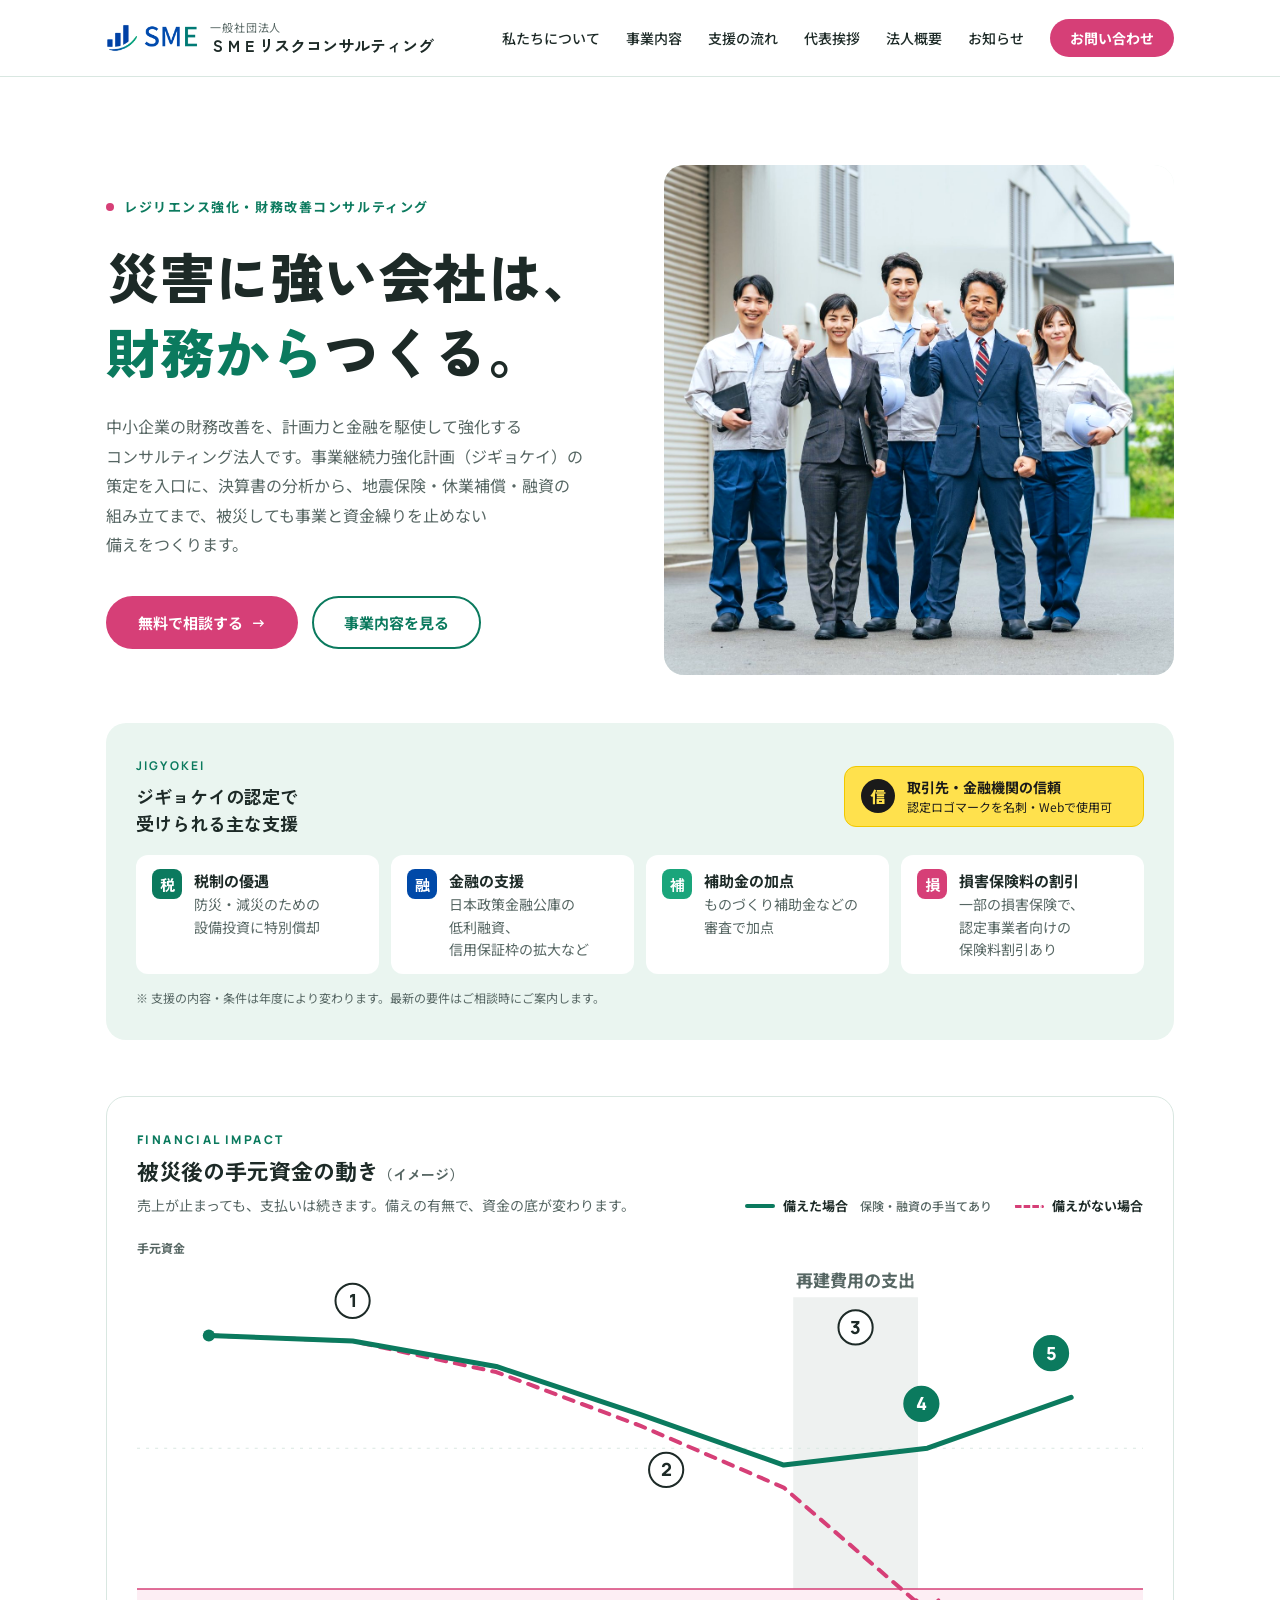
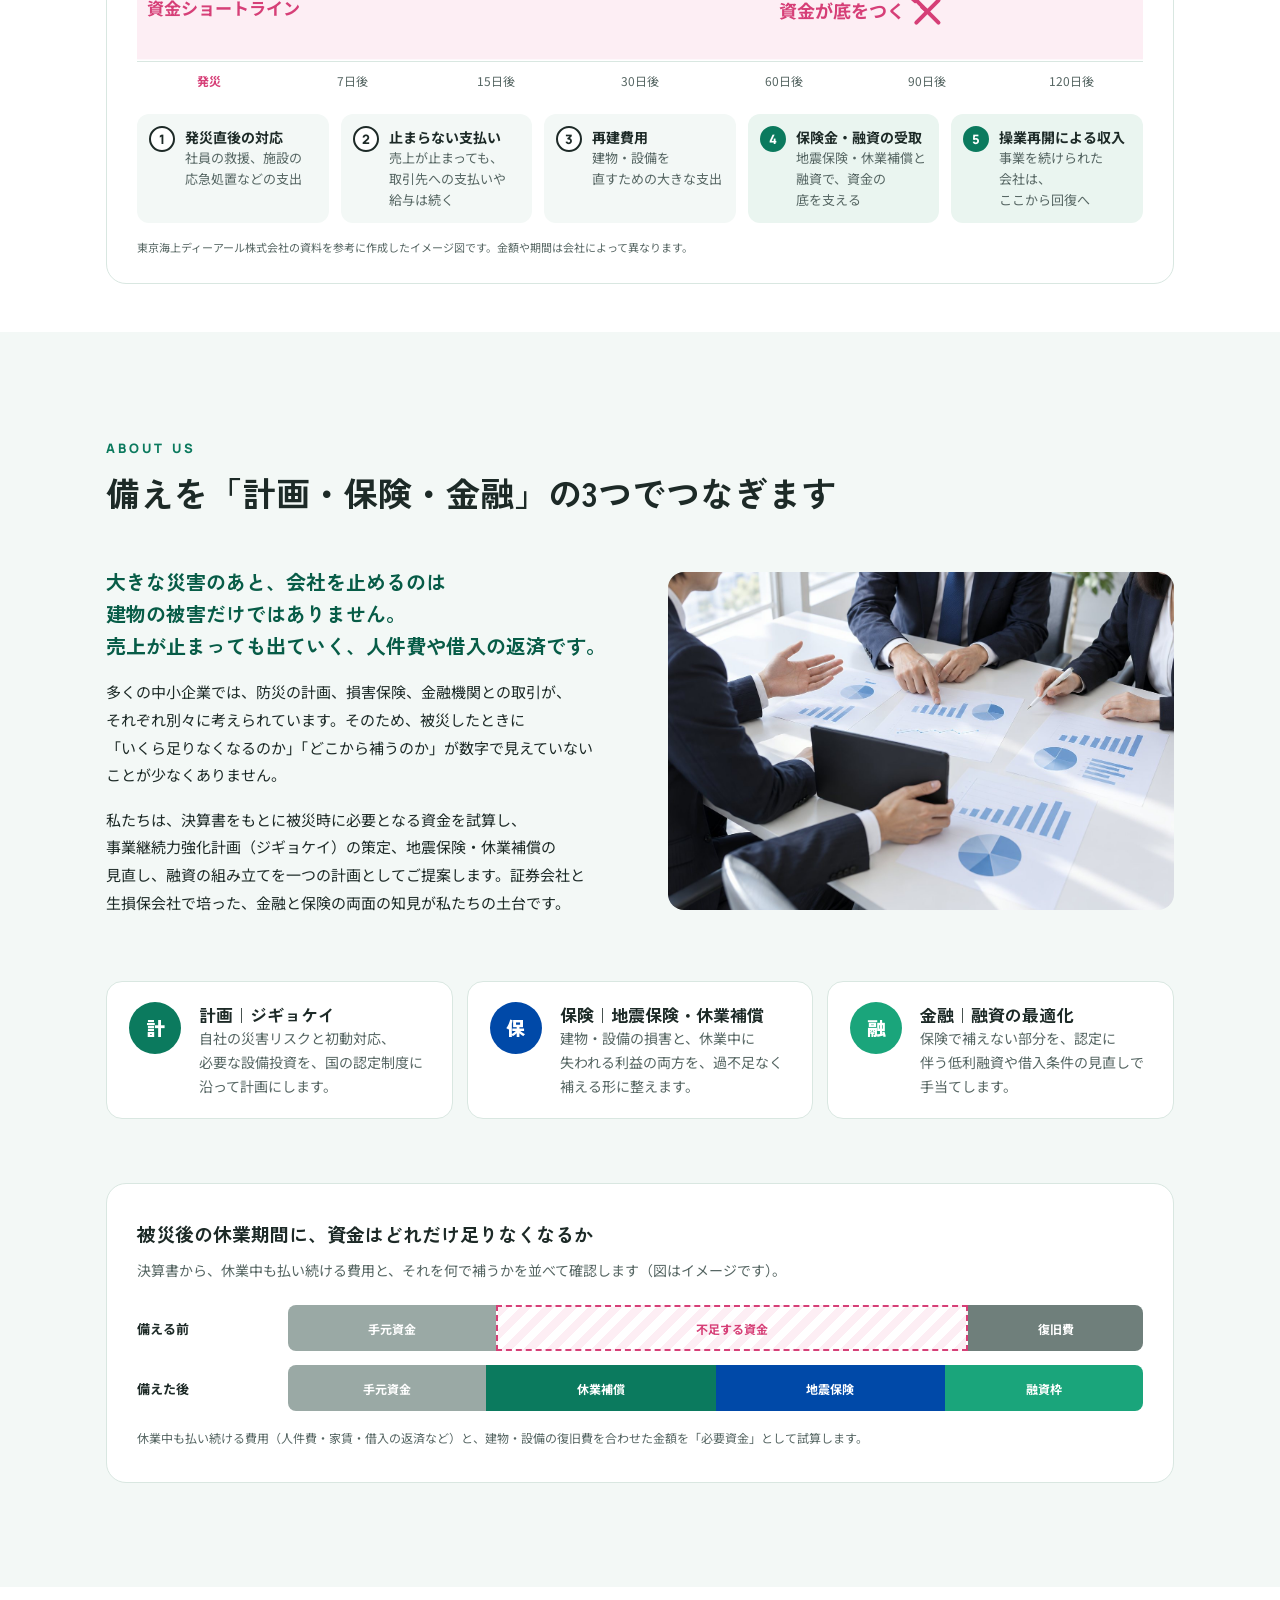
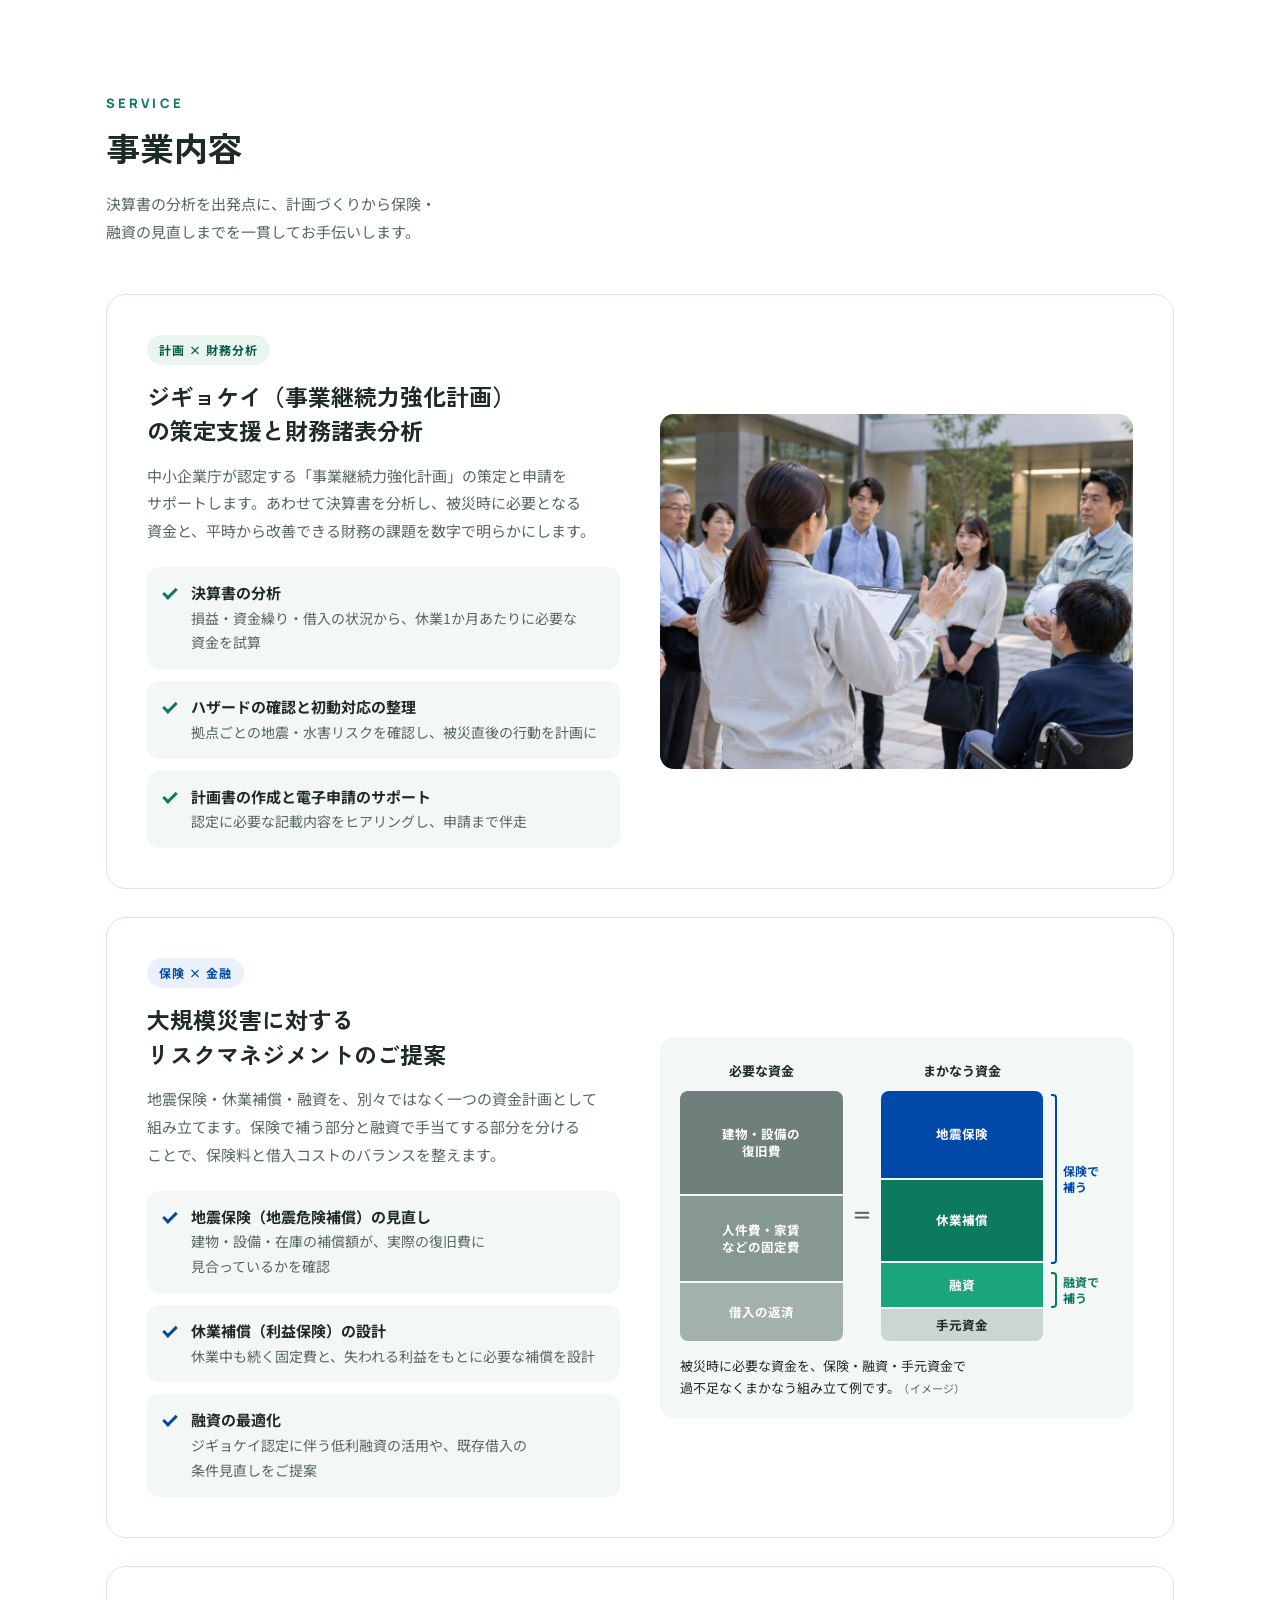
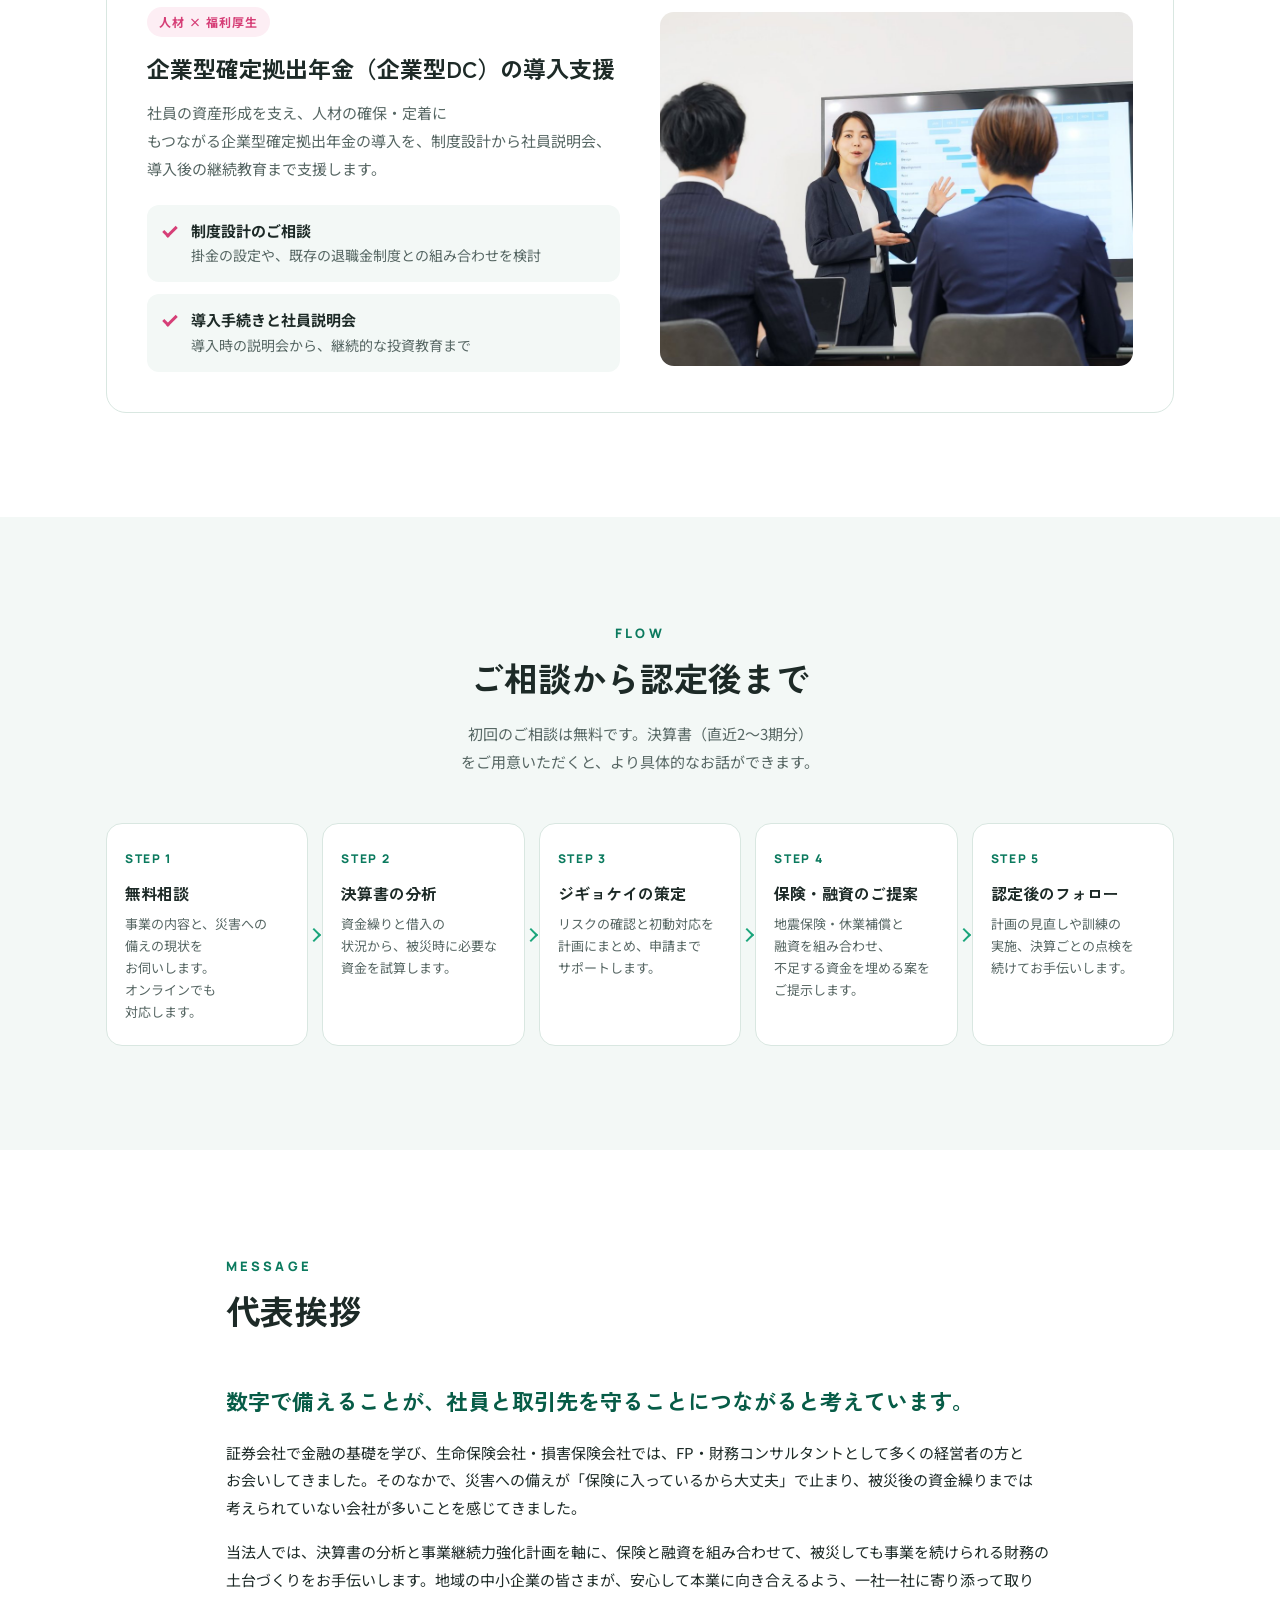
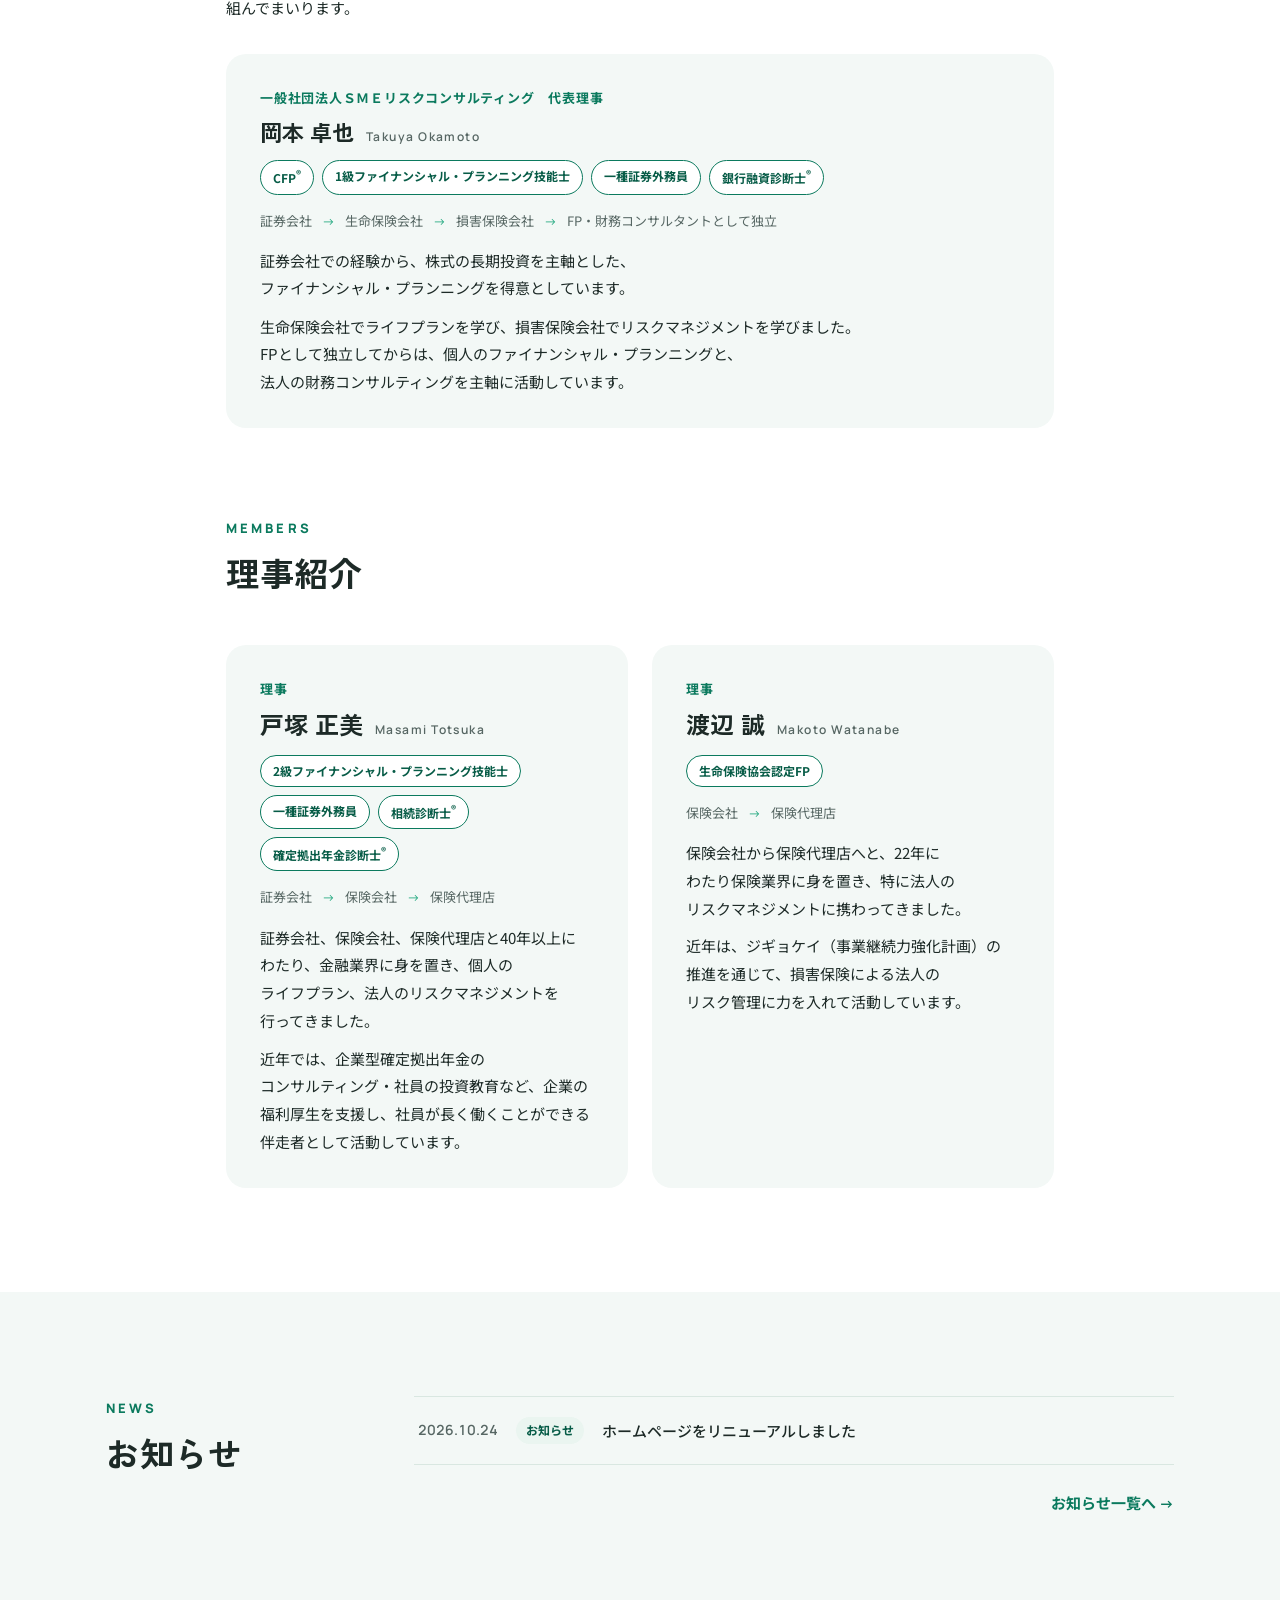
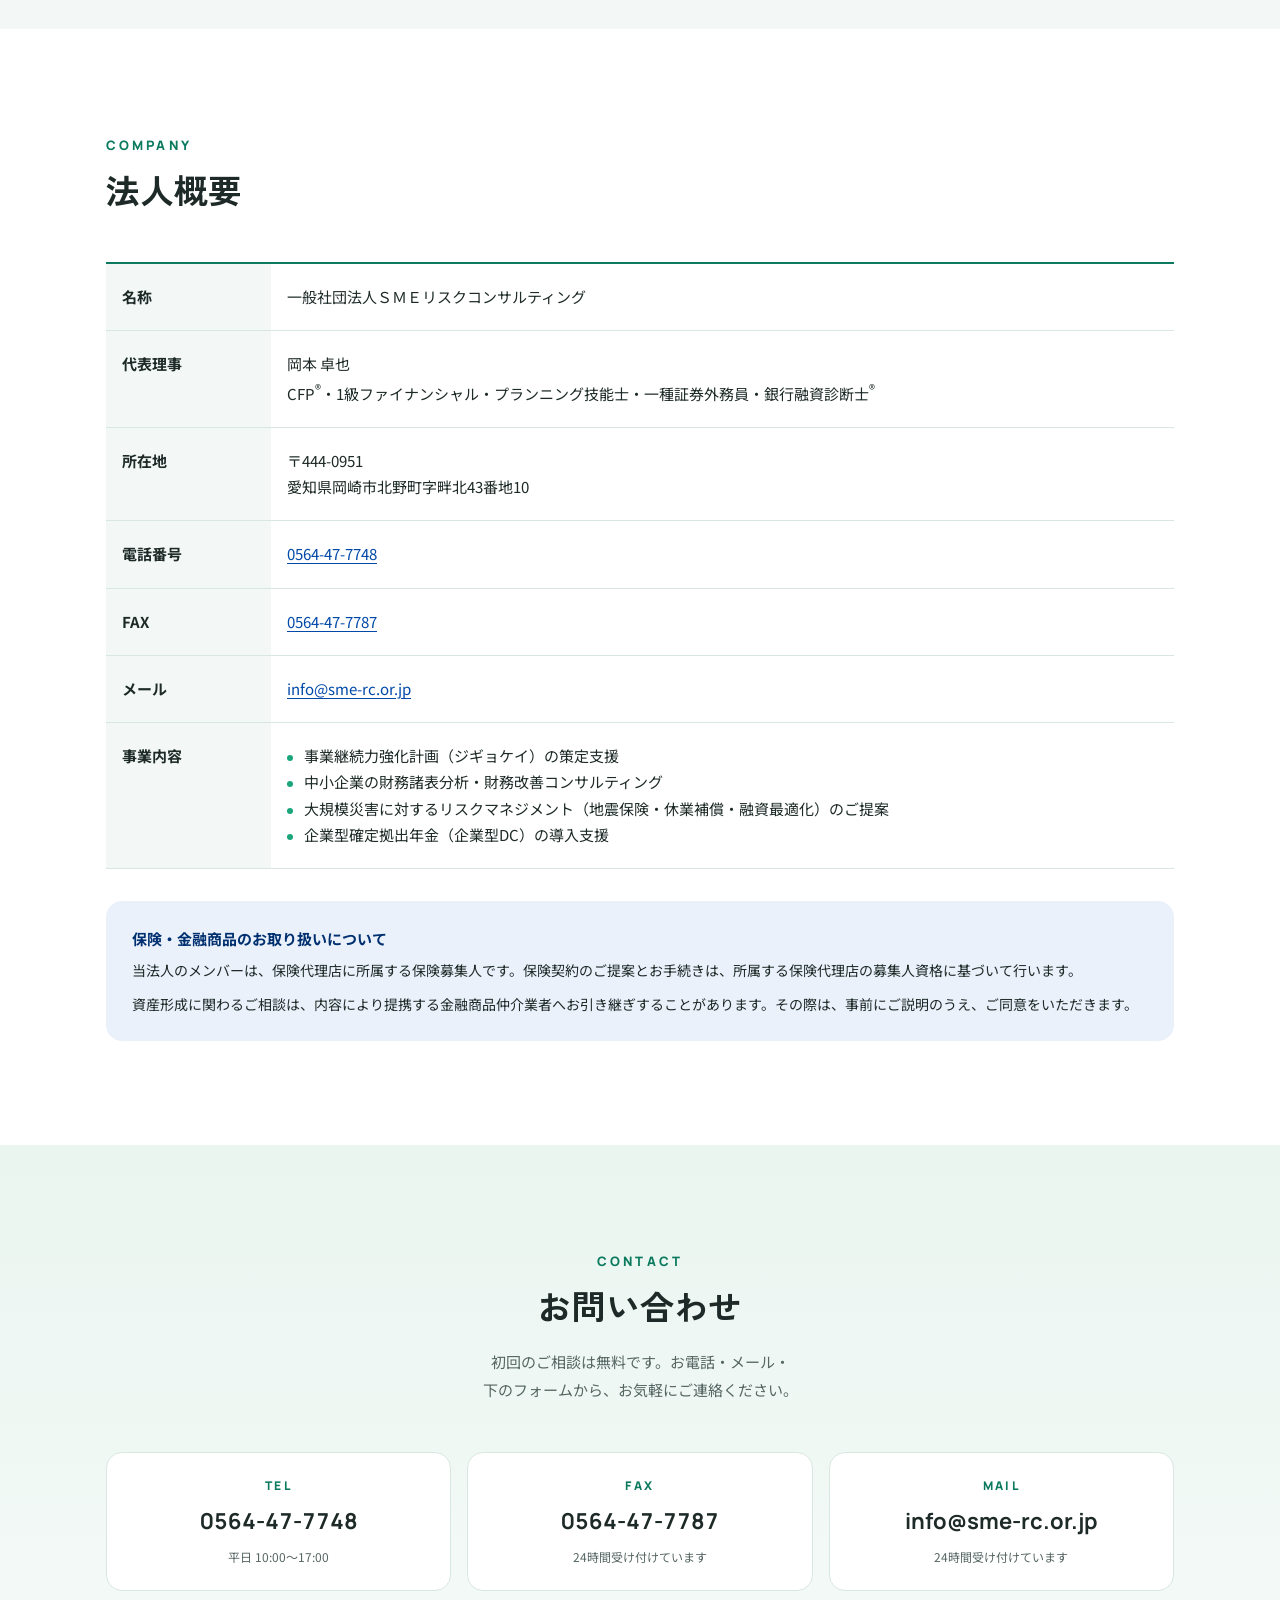
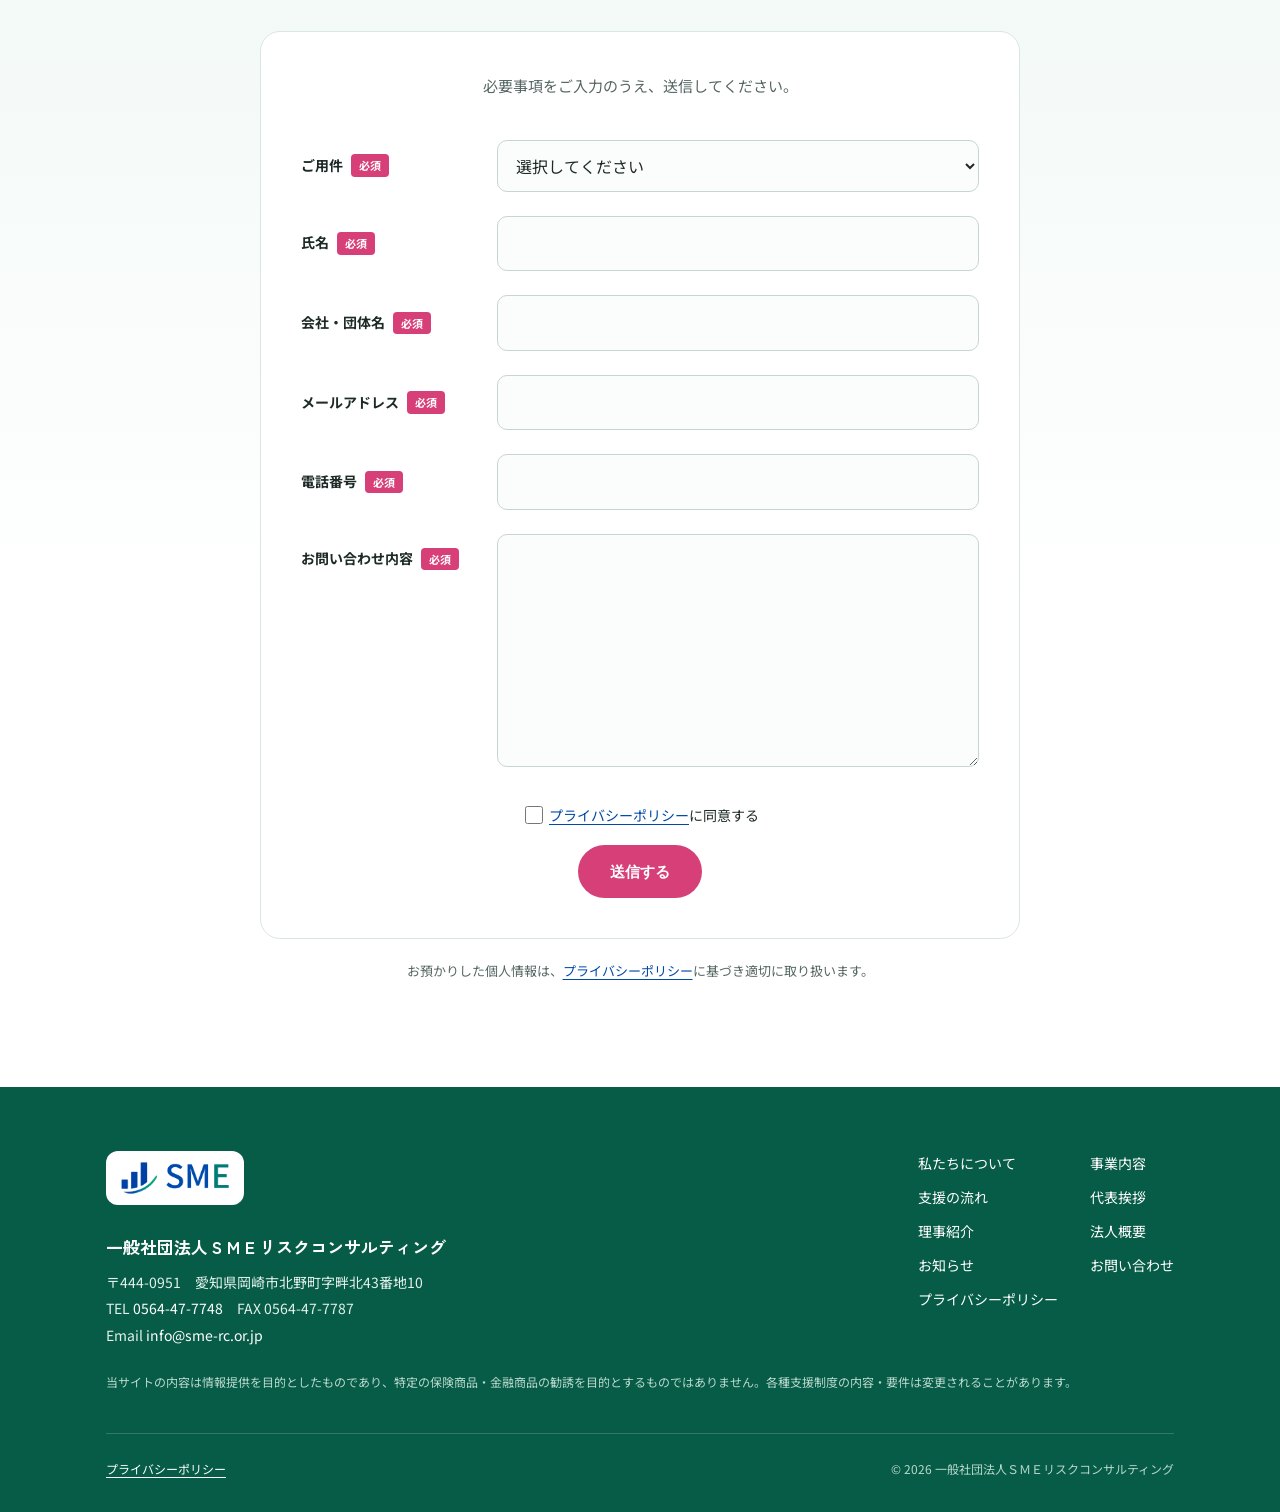
<file: index.html>
<!DOCTYPE html>
<html lang="ja">
<head>
  <meta charset="UTF-8">
  <meta name="viewport" content="width=device-width, initial-scale=1.0, viewport-fit=cover">
  <title>一般社団法人ＳＭＥリスクコンサルティング</title>
  <meta name="claude:viewport-fit-sides" content="cover">
  <meta name="description" content="中小企業の財務改善を、計画力と金融を駆使して強化するコンサルティング法人です。事業継続力強化計画（ジギョケイ）の策定支援、決算書の分析、地震保険・休業補償・融資の組み立てで、災害に強い会社づくりをお手伝いします。">
  <link rel="icon" href="images/logo.png">
  <link rel="preconnect" href="https://fonts.googleapis.com">
  <link rel="preconnect" href="https://fonts.gstatic.com" crossorigin>
  <link href="https://fonts.googleapis.com/css2?family=Manrope:wght@600;700;800&family=Noto+Sans+JP:wght@400;500;700&family=Zen+Kaku+Gothic+New:wght@700;900&display=swap" rel="stylesheet">
  <link rel="stylesheet" href="css/style.css">
</head>
<body>

  <!-- ヘッダー -->
  <header class="site-header">
    <div class="container header-inner">
      <a href="index.html" class="logo" aria-label="一般社団法人ＳＭＥリスクコンサルティング トップへ">
        <img src="images/logo.png" alt="SME" width="640" height="199">
        <span class="logo-text">
          <span class="logo-sub">一般社団法人</span>
          <span class="logo-main">ＳＭＥリスクコンサルティング</span>
        </span>
      </a>
      <button class="nav-toggle" aria-label="メニューを開く" aria-expanded="false" aria-controls="global-nav">
        <span></span><span></span><span></span>
      </button>
      <nav id="global-nav" class="global-nav" aria-label="メインメニュー">
        <ul>
          <li><a href="#about">私たちについて</a></li>
          <li><a href="#service">事業内容</a></li>
          <li><a href="#flow">支援の流れ</a></li>
          <li><a href="#message">代表挨拶</a></li>
          <li><a href="#company">法人概要</a></li>
          <li><a href="news.html">お知らせ</a></li>
          <li><a href="#contact" class="nav-cta">お問い合わせ</a></li>
        </ul>
      </nav>
    </div>
  </header>

  <main>
    <!-- メインビジュアル -->
    <section class="hero">
      <div class="container">
        <div class="hero-inner">
          <div>
            <p class="hero-eyebrow">レジリエンス強化・財務改善コンサルティング</p>
            <h1 class="hero-title">災害に強い会社は、<br><span class="hl">財務から</span>つくる。</h1>
            <p class="hero-text">中小企業の財務改善を、計画力と金融を駆使して強化する<span class="nw">コンサルティング法人</span>です。<span class="nw">事業継続力強化計画（ジギョケイ）</span>の策定を入口に、決算書の分析から、<span class="nw">地震保険・休業補償・融資</span>の組み立てまで、被災しても事業と<span class="nw">資金繰りを止めない</span>備えをつくります。</p>
            <div class="hero-buttons">
              <a href="#contact" class="btn btn-accent btn-arrow">無料で相談する</a>
              <a href="#service" class="btn btn-ghost">事業内容を見る</a>
            </div>
          </div>

          <figure class="hero-photo"><img src="images/hero-team.jpg" alt="工場の前に並び、ガッツポーズをする経営者と社員" width="1800" height="1200" fetchpriority="high"></figure>
        </div>

          <aside class="hero-card hero-card-band" aria-label="ジギョケイ認定で受けられる主な支援">
            <div class="hero-card-head">
              <div>
                <p class="hero-card-label">JIGYOKEI</p>
                <p class="hero-card-title">ジギョケイの認定で<br>受けられる主な支援</p>
              </div>
              <p class="trust-badge"><span class="trust-mark" aria-hidden="true">信</span><span class="trust-text"><strong>取引先・金融機関の信頼</strong>認定ロゴマークを<span class="nw">名刺・Webで使用可</span></span></p>
            </div>
            <ul class="merit-list">
              <li><span class="merit-icon" aria-hidden="true">税</span><p><strong>税制の優遇</strong><span>防災・減災のための設備投資に特別償却</span></p></li>
              <li><span class="merit-icon" aria-hidden="true">融</span><p><strong>金融の支援</strong><span>日本政策金融公庫の低利融資、信用保証枠の拡大など</span></p></li>
              <li><span class="merit-icon" aria-hidden="true">補</span><p><strong>補助金の加点</strong><span>ものづくり補助金などの審査で加点</span></p></li>
              <li><span class="merit-icon" aria-hidden="true">損</span><p><strong>損害保険料の割引</strong><span>一部の損害保険で、認定事業者向けの保険料割引あり</span></p></li>
            </ul>
            <p class="hero-card-note">※ 支援の内容・条件は年度により変わります。最新の要件は<span class="nw">ご相談時にご案内します。</span></p>
          </aside>

        <!-- 被災後の手元資金の動き（財務インパクト図） -->
        <figure class="impact" aria-labelledby="impact-title">
          <div class="impact-head">
            <div>
              <p class="impact-en">FINANCIAL IMPACT</p>
              <h2 id="impact-title" class="impact-title">被災後の手元資金の動き<span class="impact-note-inline">（イメージ）</span></h2>
              <p class="impact-lead">売上が止まっても、支払いは続きます。<span class="nw">備えの有無で、</span><span class="nw">資金の底が変わります。</span></p>
            </div>
            <ul class="impact-legend">
              <li class="lg-prep">備えた場合<small>保険・融資の手当てあり</small></li>
              <li class="lg-none">備えがない場合</li>
            </ul>
          </div>
          <div class="impact-scroll">
            <div class="impact-chart">
              <p class="impact-axis-y">手元資金</p>
            <svg viewBox="0 0 1000 400" role="img" aria-labelledby="impact-title impact-desc">
              <desc id="impact-desc">発災から120日後までの手元資金の動き。備えがない場合は60日を過ぎたころに資金が底をつき、備えた場合は保険金と融資で資金を支え、操業再開とともに回復していくイメージ。</desc>
              <rect class="ib-short" x="0" y="330" width="1000" height="70"></rect>
              <rect class="ib-rebuild" x="652.3" y="40" width="124" height="290"></rect>
              <line class="ib-grid" x1="0" y1="190.0" x2="1000" y2="190.0"></line>
              <line class="ib-zero" x1="0" y1="330" x2="1000" y2="330"></line>
              <text class="ib-zero-label" x="10" y="356">資金ショートライン</text>
              <text class="ib-band-label" x="714.3" y="30" text-anchor="middle">再建費用の支出</text>
              <polyline class="ib-line ib-none" points="71.4,78.0 214.3,83.6 357.1,114.4 500.0,167.6 642.9,229.2 785.7,352.4"></polyline>
              <polyline class="ib-line ib-prep" points="71.4,78.0 214.3,83.6 357.1,108.8 500.0,156.4 642.9,206.8 785.7,190.0 928.6,139.6"></polyline>
              <g class="ib-cross" transform="translate(785.7,352.4)"><line x1="-11" y1="-11" x2="11" y2="11"></line><line x1="11" y1="-11" x2="-11" y2="11"></line></g>
              <text class="ib-none-label" x="763.7" y="358.4" text-anchor="end">資金が底をつく</text>
              <circle class="ib-dot" cx="71.4" cy="78.0" r="6"></circle>
              <g class="ib-badge b-1"><circle cx="214.3" cy="43.599999999999994" r="17"></circle><text x="214.3" y="50.099999999999994" text-anchor="middle">1</text></g>
              <g class="ib-badge b-2"><circle cx="526.0" cy="211.6" r="17"></circle><text x="526.0" y="218.1" text-anchor="middle">2</text></g>
              <g class="ib-badge b-3"><circle cx="714.3" cy="70" r="17"></circle><text x="714.3" y="76.5" text-anchor="middle">3</text></g>
              <g class="ib-badge b-4"><circle cx="779.7" cy="146.0" r="17"></circle><text x="779.7" y="152.5" text-anchor="middle">4</text></g>
              <g class="ib-badge b-5"><circle cx="908.6" cy="95.6" r="17"></circle><text x="908.6" y="102.1" text-anchor="middle">5</text></g>
            </svg>
              <ol class="impact-axis-x" aria-label="発災からの日数">
                <li>発災</li><li>7日後</li><li>15日後</li><li>30日後</li><li>60日後</li><li>90日後</li><li>120日後</li>
              </ol>
            </div>
          </div>
          <ol class="impact-steps">
            <li><span class="st-num">1</span><p><strong>発災直後の対応</strong>社員の救援、施設の応急処置などの支出</p></li>
            <li><span class="st-num">2</span><p><strong>止まらない支払い</strong>売上が止まっても、取引先への支払いや給与は続く</p></li>
            <li><span class="st-num">3</span><p><strong>再建費用</strong>建物・設備を直すための大きな支出</p></li>
            <li class="st-prep"><span class="st-num">4</span><p><strong>保険金・融資の受取</strong>地震保険・休業補償と融資で、資金の底を支える</p></li>
            <li class="st-prep"><span class="st-num">5</span><p><strong>操業再開による収入</strong>事業を続けられた会社は、ここから回復へ</p></li>
          </ol>
          <figcaption class="impact-source">東京海上ディーアール株式会社の資料を参考に作成したイメージ図です。金額や期間は会社によって異なります。</figcaption>
        </figure>
      </div>
    </section>

    <!-- 私たちについて -->
    <section id="about" class="section section-alt">
      <div class="container">
        <div class="section-head">
          <span class="section-en">About us</span>
          <h2 class="section-title">備えを「計画・保険・金融」の<br class="sp-only">3つでつなぎます</h2>
        </div>
        <div class="about-grid">
          <div class="about-body">
            <p class="about-strong"><span class="ib">大きな災害のあと、</span><span class="ib">会社を止めるのは</span><span class="ib">建物の被害だけでは</span><span class="ib">ありません。</span><br><span class="ib">売上が止まっても</span><span class="ib">出ていく、</span><span class="ib">人件費や</span><span class="ib">借入の返済です。</span></p>
            <p>多くの中小企業では、防災の計画、損害保険、金融機関との取引が、それぞれ別々に考えられています。そのため、被災したときに<span class="nw">「いくら足りなくなるのか」</span><span class="nw">「どこから補うのか」</span>が数字で見えていないことが少なくありません。</p>
            <p>私たちは、決算書をもとに被災時に必要となる資金を試算し、事業継続力強化計画（ジギョケイ）の策定、地震保険・休業補償の見直し、融資の組み立てを一つの計画としてご提案します。証券会社と生損保会社で培った、金融と保険の両面の知見が私たちの土台です。</p>
          </div>
          <figure class="about-photo"><img src="images/about-meeting.jpg" alt="グラフの入った資料を前に打ち合わせをする手元" width="1400" height="933" loading="lazy"></figure>
          <div class="three-keys">
            <div class="key key-plan">
              <span class="key-mark" aria-hidden="true">計</span>
              <div><h3>計画｜ジギョケイ</h3><p>自社の災害リスクと初動対応、必要な設備投資を、国の認定制度に沿って計画にします。</p></div>
            </div>
            <div class="key key-insure">
              <span class="key-mark" aria-hidden="true">保</span>
              <div><h3><span class="nw">保険｜地震保険・</span><span class="nw">休業補償</span></h3><p>建物・設備の損害と、休業中に失われる利益の両方を、過不足なく補える形に整えます。</p></div>
            </div>
            <div class="key key-finance">
              <span class="key-mark" aria-hidden="true">融</span>
              <div><h3>金融｜融資の最適化</h3><p>保険で補えない部分を、認定に伴う低利融資や借入条件の見直しで手当てします。</p></div>
            </div>
          </div>
        </div>

        <!-- 被災時の資金ギャップ（イメージ図） -->
        <figure class="gap-figure">
          <h3>被災後の休業期間に、資金はどれだけ足りなくなるか</h3>
          <p>決算書から、休業中も払い続ける費用と、それを何で補うかを並べて確認します<span class="nw">（図はイメージです）</span>。</p>
          <div class="gap-row">
            <span class="gap-label">備える前</span>
            <div class="gap-bar" role="img" aria-label="備える前は、必要資金のうち手元資金で補えない部分が大きく残る">
              <span class="seg-own">手元資金</span>
              <span class="seg-gap">不足する資金</span>
              <span class="seg-need">復旧費</span>
            </div>
          </div>
          <div class="gap-row">
            <span class="gap-label">備えた後</span>
            <div class="gap-bar" role="img" aria-label="備えた後は、手元資金・休業補償・地震保険・融資で必要資金をまかなう">
              <span class="seg-own">手元資金</span>
              <span class="seg-bi">休業補償</span>
              <span class="seg-ins">地震保険</span>
              <span class="seg-loan">融資枠</span>
            </div>
          </div>
          <figcaption class="gap-note">休業中も払い続ける費用（人件費・家賃・借入の返済など）と、建物・設備の復旧費を合わせた金額を「必要資金」として試算します。</figcaption>
        </figure>
      </div>
    </section>

    <!-- 事業内容 -->
    <section id="service" class="section">
      <div class="container">
        <div class="section-head">
          <span class="section-en">Service</span>
          <h2 class="section-title">事業内容</h2>
          <p class="section-lead">決算書の分析を出発点に、計画づくりから保険・融資の見直しまでを一貫してお手伝いします。</p>
        </div>

        <div class="service-list">
          <article class="service service-plan service-with-photo">
            <div>
              <span class="service-tag">計画 × 財務分析</span>
              <h3>ジギョケイ（事業継続力強化計画）の策定支援と財務諸表分析</h3>
              <p class="service-desc">中小企業庁が認定する<span class="nw">「事業継続力強化計画」</span>の策定と申請をサポートします。あわせて決算書を分析し、被災時に必要となる資金と、平時から改善できる財務の課題を数字で明らかにします。</p>
              <ul class="service-points">
                <li><strong>決算書の分析</strong><span>損益・資金繰り・借入の状況から、<span class="nw">休業1か月あたり</span>に必要な資金を試算</span></li>
                <li><strong>ハザードの確認と初動対応の整理</strong><span>拠点ごとの地震・水害リスクを確認し、被災直後の行動を計画に</span></li>
                <li><strong>計画書の作成と電子申請のサポート</strong><span>認定に必要な記載内容をヒアリングし、申請まで伴走</span></li>
              </ul>
            </div>
            <figure class="service-photo"><img src="images/jigyokei-drill.jpg" alt="避難後の集合場所で、担当者がクリップボードを手に社員へ説明している様子" width="1400" height="787" loading="lazy"></figure>
          </article>

          <article class="service service-risk service-with-photo">
            <div>
              <span class="service-tag">保険 × 金融</span>
              <h3>大規模災害に対するリスクマネジメントのご提案</h3>
              <p class="service-desc">地震保険・休業補償・融資を、別々ではなく一つの資金計画として組み立てます。保険で補う部分と融資で手当てする部分を分けることで、保険料と借入コストのバランスを整えます。</p>
              <ul class="service-points">
                <li><strong>地震保険（地震危険補償）の見直し</strong><span>建物・設備・在庫の補償額が、実際の復旧費に見合っているかを確認</span></li>
                <li><strong>休業補償（利益保険）の設計</strong><span>休業中も続く固定費と、失われる利益をもとに必要な補償を設計</span></li>
                <li><strong>融資の最適化</strong><span>ジギョケイ認定に伴う低利融資の活用や、既存借入の条件見直しをご提案</span></li>
              </ul>
            </div>
            <figure class="service-figure fund-mix" aria-labelledby="fund-mix-cap">
              <div class="fm-chart">
                <div class="fm-col">
                  <p class="fm-head">必要な資金</p>
                  <div class="fm-stack">
                    <span class="fm-need1" style="--f:3">建物・設備の<br>復旧費</span>
                    <span class="fm-need2" style="--f:2.4">人件費・家賃<br>などの固定費</span>
                    <span class="fm-need3" style="--f:1.6">借入の返済</span>
                  </div>
                </div>
                <span class="fm-eq" aria-hidden="true">＝</span>
                <div class="fm-col">
                  <p class="fm-head">まかなう資金</p>
                  <div class="fm-stack">
                    <span class="fm-eqk" style="--f:2.6">地震保険</span>
                    <span class="fm-bi" style="--f:2.4">休業補償</span>
                    <span class="fm-loan" style="--f:1.2">融資</span>
                    <span class="fm-own" style="--f:.8">手元資金</span>
                  </div>
                </div>
                <div class="fm-brackets" aria-hidden="true">
                  <span class="fm-br fm-br-ins" style="--f:5">保険で<br>補う</span>
                  <span class="fm-br fm-br-loan" style="--f:1.2">融資で<br>補う</span>
                  <span class="fm-br-gap" style="--f:.8"></span>
                </div>
              </div>
              <figcaption id="fund-mix-cap" class="fm-cap">被災時に必要な資金を、<span class="nw">保険・融資・手元資金で</span><span class="nw">過不足なくまかなう</span>組み立て例です。<small>（イメージ）</small></figcaption>
            </figure>
          </article>

          <article class="service service-dc service-with-photo">
            <div>
              <span class="service-tag">人材 × 福利厚生</span>
              <h3><span class="nw">企業型確定拠出年金</span><span class="nw">（企業型DC）</span>の<span class="nw">導入支援</span></h3>
              <p class="service-desc">社員の資産形成を支え、人材の確保・定着にもつながる企業型確定拠出年金の導入を、制度設計から社員説明会、導入後の継続教育まで支援します。</p>
              <ul class="service-points">
                <li><strong>制度設計のご相談</strong><span>掛金の設定や、既存の退職金制度との組み合わせを検討</span></li>
                <li><strong>導入手続きと社員説明会</strong><span>導入時の説明会から、継続的な投資教育まで</span></li>
              </ul>
            </div>
            <figure class="service-photo"><img src="images/dc-seminar.jpg" alt="社員向けの説明会で講師が説明している様子" width="1400" height="788" loading="lazy"></figure>
          </article>
        </div>
      </div>
    </section>

    <!-- 支援の流れ -->
    <section id="flow" class="section section-alt">
      <div class="container">
        <div class="section-head center">
          <span class="section-en">Flow</span>
          <h2 class="section-title">ご相談から認定後まで</h2>
          <p class="section-lead">初回のご相談は無料です。決算書<span class="nw">（直近2〜3期分）</span>をご用意いただくと、より具体的なお話ができます。</p>
        </div>
        <ol class="flow">
          <li><h3>無料相談</h3><p>事業の内容と、災害への備えの現状をお伺いします。オンラインでも対応します。</p></li>
          <li><h3>決算書の分析</h3><p>資金繰りと借入の状況から、被災時に必要な資金を試算します。</p></li>
          <li><h3>ジギョケイの策定</h3><p>リスクの確認と初動対応を計画にまとめ、申請までサポートします。</p></li>
          <li><h3>保険・融資のご提案</h3><p>地震保険・休業補償と融資を組み合わせ、不足する資金を埋める案をご提示します。</p></li>
          <li><h3>認定後のフォロー</h3><p>計画の見直しや訓練の実施、決算ごとの点検を続けてお手伝いします。</p></li>
        </ol>
      </div>
    </section>

    <!-- 代表挨拶 -->
    <section id="message" class="section">
      <div class="container message">
        <div class="message-body">
          <div class="section-head">
            <span class="section-en">Message</span>
            <h2 class="section-title">代表挨拶</h2>
          </div>
          <p class="message-catch"><span class="ib">数字で備えることが、</span><span class="ib">社員と取引先を</span><span class="ib">守ることにつながると</span><span class="ib">考えています。</span></p>
          <p>証券会社で金融の基礎を学び、生命保険会社・損害保険会社では、<span class="nw">FP・財務コンサルタント</span>として多くの経営者の方とお会いしてきました。そのなかで、災害への備えが<span class="nw">「保険に入っているから大丈夫」</span>で止まり、被災後の資金繰りまでは考えられていない会社が多いことを感じてきました。</p>
          <p>当法人では、決算書の分析と事業継続力強化計画を軸に、保険と融資を組み合わせて、被災しても事業を続けられる財務の土台づくりをお手伝いします。地域の中小企業の皆さまが、安心して本業に向き合えるよう、一社一社に寄り添って取り組んでまいります。</p>
          <div class="message-sign">
            <p class="message-role">一般社団法人ＳＭＥリスクコンサルティング　代表理事</p>
            <p class="message-name">岡本 卓也<small>Takuya Okamoto</small></p>
            <ul class="badges">
              <li>CFP<sup>®</sup></li>
              <li>1級ファイナンシャル・プランニング技能士</li>
              <li>一種証券外務員</li>
              <li>銀行融資診断士<sup>®</sup></li>
            </ul>
            <ol class="career" aria-label="経歴">
              <li>証券会社</li>
              <li>生命保険会社</li>
              <li>損害保険会社</li>
              <li>FP・財務コンサルタントとして独立</li>
            </ol>
            <div class="message-profile">
              <p>証券会社での経験から、<span class="nw">株式の長期投資</span>を主軸とした、<br class="pc-only"><span class="nw">ファイナンシャル・プランニング</span>を得意としています。</p>
              <p>生命保険会社でライフプランを学び、損害保険会社でリスクマネジメントを学びました。<span class="nw">FPとして独立</span>してからは、個人のファイナンシャル・プランニングと、<br class="pc-only"><span class="nw">法人の財務コンサルティング</span>を主軸に活動しています。</p>
            </div>
          </div>
        </div>
      </div>

      <!-- 理事紹介（理事を追加するときは、member-card を1つ複製して書き換える） -->
      <div id="members" class="container members">
        <div class="section-head">
          <span class="section-en">Members</span>
          <h2 class="section-title">理事紹介</h2>
        </div>
        <div class="member-grid">
          <article class="member-card">
            <p class="member-role">理事</p>
            <h3 class="member-name">戸塚 正美<small>Masami Totsuka</small></h3>
            <ul class="badges">
              <li>2級ファイナンシャル・プランニング技能士</li>
              <li>一種証券外務員</li>
              <li>相続診断士<sup>®</sup></li>
              <li>確定拠出年金診断士<sup>®</sup></li>
            </ul>
            <ol class="career" aria-label="経歴">
              <li>証券会社</li>
              <li>保険会社</li>
              <li>保険代理店</li>
            </ol>
            <p class="member-text">証券会社、保険会社、保険代理店と<span class="nw">40年以上</span>にわたり、金融業界に身を置き、個人のライフプラン、法人のリスクマネジメントを行ってきました。</p>
            <p class="member-text">近年では、<span class="nw">企業型確定拠出年金</span>のコンサルティング・社員の投資教育など、企業の福利厚生を支援し、社員が長く働くことができる伴走者として活動しています。</p>
          </article>
          <article class="member-card">
            <p class="member-role">理事</p>
            <h3 class="member-name">渡辺 誠<small>Makoto Watanabe</small></h3>
            <ul class="badges">
              <li>生命保険協会認定FP</li>
            </ul>
            <ol class="career" aria-label="経歴">
              <li>保険会社</li>
              <li>保険代理店</li>
            </ol>
            <p class="member-text">保険会社から保険代理店へと、<span class="nw">22年</span>にわたり保険業界に身を置き、特に法人のリスクマネジメントに携わってきました。</p>
            <p class="member-text">近年は、<span class="nw">ジギョケイ（事業継続力強化計画）</span>の推進を通じて、損害保険による法人のリスク管理に力を入れて活動しています。</p>
          </article>
        </div>
      </div>
    </section>

    <!-- お知らせ（新しいものを上に。全件は news.html） -->
    <section id="news" class="section section-alt">
      <div class="container news-inner">
        <div class="section-head">
          <span class="section-en">News</span>
          <h2 class="section-title">お知らせ</h2>
        </div>
        <div>
          <ul class="news-list">
            <li><a href="news.html#news-renewal"><time datetime="2026-10-24">2026.10.24</time><span class="news-cat">お知らせ</span><span class="news-title">ホームページをリニューアルしました</span></a></li>
          </ul>
          <p class="news-more"><a href="news.html" class="link-more">お知らせ一覧へ</a></p>
        </div>
      </div>
    </section>

    <!-- 法人概要 -->
    <section id="company" class="section">
      <div class="container">
        <div class="section-head">
          <span class="section-en">Company</span>
          <h2 class="section-title">法人概要</h2>
        </div>
        <dl class="company-table">
          <dt>名称</dt><dd>一般社団法人ＳＭＥリスクコンサルティング</dd>
          <dt>代表理事</dt><dd>岡本 卓也<br><span class="nw">CFP<sup>®</sup></span>・<span class="ib">1級ファイナンシャル・</span><span class="ib">プランニング技能士</span>・<span class="nw">一種証券外務員</span>・<span class="nw">銀行融資診断士<sup>®</sup></span></dd>
          <dt>所在地</dt><dd>〒444-0951<br>愛知県岡崎市北野町字畔北43番地10</dd>
          <dt>電話番号</dt><dd><a href="tel:0564477748">0564-47-7748</a></dd>
          <dt>FAX</dt><dd><a href="tel:0564477787">0564-47-7787</a></dd>
          <dt>メール</dt><dd><a href="mailto:info@sme-rc.or.jp">info@sme-rc.or.jp</a></dd>
          <dt>事業内容</dt>
          <dd>
            <ul>
              <li>事業継続力強化計画（ジギョケイ）の策定支援</li>
              <li>中小企業の財務諸表分析・財務改善コンサルティング</li>
              <li>大規模災害に対するリスクマネジメント（地震保険・休業補償・融資最適化）のご提案</li>
              <li>企業型確定拠出年金（企業型DC）の導入支援</li>
            </ul>
          </dd>
        </dl>

        <div class="notice-box">
          <h3>保険・金融商品のお取り扱いについて</h3>
          <p>当法人のメンバーは、保険代理店に所属する保険募集人です。保険契約のご提案とお手続きは、所属する保険代理店の募集人資格に基づいて行います。</p>
          <p>資産形成に関わるご相談は、内容により提携する金融商品仲介業者へお引き継ぎすることがあります。その際は、<span class="nw">事前にご説明のうえ、</span><span class="nw">ご同意をいただきます。</span></p>
        </div>
      </div>
    </section>

    <!-- お問い合わせ -->
    <section id="contact" class="section contact">
      <div class="container">
        <div class="section-head center">
          <span class="section-en">Contact</span>
          <h2 class="section-title">お問い合わせ</h2>
          <p class="section-lead">初回のご相談は無料です。お電話・メール・下のフォームから、お気軽にご連絡ください。</p>
        </div>

        <div class="contact-boxes">
          <div class="contact-box">
            <p class="contact-label">TEL</p>
            <p class="contact-value"><a href="tel:0564477748">0564-47-7748</a></p>
            <p class="contact-note">平日 10:00〜17:00</p>
          </div>
          <div class="contact-box">
            <p class="contact-label">FAX</p>
            <p class="contact-value">0564-47-7787</p>
            <p class="contact-note">24時間受け付けています</p>
          </div>
          <div class="contact-box">
            <p class="contact-label">MAIL</p>
            <p class="contact-value"><a href="mailto:info@sme-rc.or.jp">info@sme-rc.or.jp</a></p>
            <p class="contact-note">24時間受け付けています</p>
          </div>
        </div>

        <!-- お問い合わせフォーム
             送信先：Formspree（送信先URLは action に記載）。action を空にすると、メールソフトで開いて送る仕組みに戻ります（js/main.js）。 -->
        <form id="contact-form" class="contact-form" action="https://formspree.io/f/maeoeebg" method="POST" data-mailto="info@sme-rc.or.jp" novalidate>
          <p class="form-lead">必要事項をご入力のうえ、送信してください。</p>
          <div class="form-row">
            <label for="f-topic">ご用件<span class="req">必須</span></label>
            <select id="f-topic" name="ご用件" required>
              <option value="">選択してください</option>
              <option>ジギョケイ（事業継続力強化計画）の策定について</option>
              <option>決算書の分析・財務改善について</option>
              <option>地震保険・休業補償の見直しについて</option>
              <option>融資・資金繰りについて</option>
              <option>企業型確定拠出年金について</option>
              <option>お見積りのご依頼</option>
              <option>採用について</option>
              <option>その他</option>
            </select>
          </div>
          <div class="form-row">
            <label for="f-name">氏名<span class="req">必須</span></label>
            <input id="f-name" name="氏名" type="text" autocomplete="name" required>
          </div>
          <div class="form-row">
            <label for="f-company">会社・団体名<span class="req">必須</span></label>
            <input id="f-company" name="会社・団体名" type="text" autocomplete="organization" required>
          </div>
          <div class="form-row">
            <label for="f-email">メールアドレス<span class="req">必須</span></label>
            <input id="f-email" name="メールアドレス" type="email" autocomplete="email" required>
          </div>
          <div class="form-row">
            <label for="f-tel">電話番号<span class="req">必須</span></label>
            <input id="f-tel" name="電話番号" type="tel" autocomplete="tel" inputmode="tel" pattern="[0-9０-９\-－ー\(\)（） ]{10,}" title="電話番号を入力してください（例：0564-47-7748）" required>
          </div>
          <div class="form-row form-row-top">
            <label for="f-message">お問い合わせ内容<span class="req">必須</span></label>
            <textarea id="f-message" name="お問い合わせ内容" rows="7" required></textarea>
          </div>
          <div class="form-agree">
            <label for="f-agree"><input id="f-agree" type="checkbox" name="プライバシーポリシー" value="同意する" required> <a href="privacy.html" target="_blank">プライバシーポリシー</a>に同意する</label>
          </div>
          <p class="form-error" role="alert" hidden>未入力の必須項目があります。ご確認ください。</p>
          <div class="form-actions"><button type="submit" class="btn btn-accent form-submit">送信する</button></div>
          <p class="form-thanks" hidden>お問い合わせありがとうございます。内容を確認のうえ、担当者よりご連絡いたします。</p>
        </form>
        <p class="contact-privacy">お預かりした個人情報は、<a href="privacy.html">プライバシーポリシー</a>に基づき適切に取り扱います。</p>
      </div>
    </section>
  </main>

  <!-- フッター -->
  <footer class="site-footer">
    <div class="container">
      <div class="footer-top">
        <div>
          <a href="index.html" class="footer-logo"><img src="images/logo.png" alt="SME" width="640" height="199"></a>
          <p class="footer-name">一般社団法人ＳＭＥリスクコンサルティング</p>
          <p class="footer-address">〒444-0951　愛知県岡崎市北野町字畔北43番地10<br>TEL <a href="tel:0564477748">0564-47-7748</a>　FAX 0564-47-7787<br>Email <a href="mailto:info@sme-rc.or.jp">info@sme-rc.or.jp</a></p>
        </div>
        <ul class="footer-menu">
          <li><a href="index.html#about">私たちについて</a></li>
          <li><a href="index.html#service">事業内容</a></li>
          <li><a href="index.html#flow">支援の流れ</a></li>
          <li><a href="index.html#message">代表挨拶</a></li>
          <li><a href="index.html#members">理事紹介</a></li>
          <li><a href="index.html#company">法人概要</a></li>
          <li><a href="news.html">お知らせ</a></li>
          <li><a href="index.html#contact">お問い合わせ</a></li>
          <li><a href="privacy.html">プライバシーポリシー</a></li>
        </ul>
      </div>
      <p class="disclaimer">当サイトの内容は情報提供を目的としたものであり、特定の保険商品・金融商品の勧誘を目的とするものではありません。各種支援制度の内容・要件は変更されることがあります。</p>
      <div class="footer-bottom">
        <p><a href="privacy.html">プライバシーポリシー</a></p>
        <p>&copy; <span id="year">2026</span> 一般社団法人ＳＭＥリスクコンサルティング</p>
      </div>
    </div>
  </footer>

  <script src="js/main.js"></script>
</body>
</html>
</file>
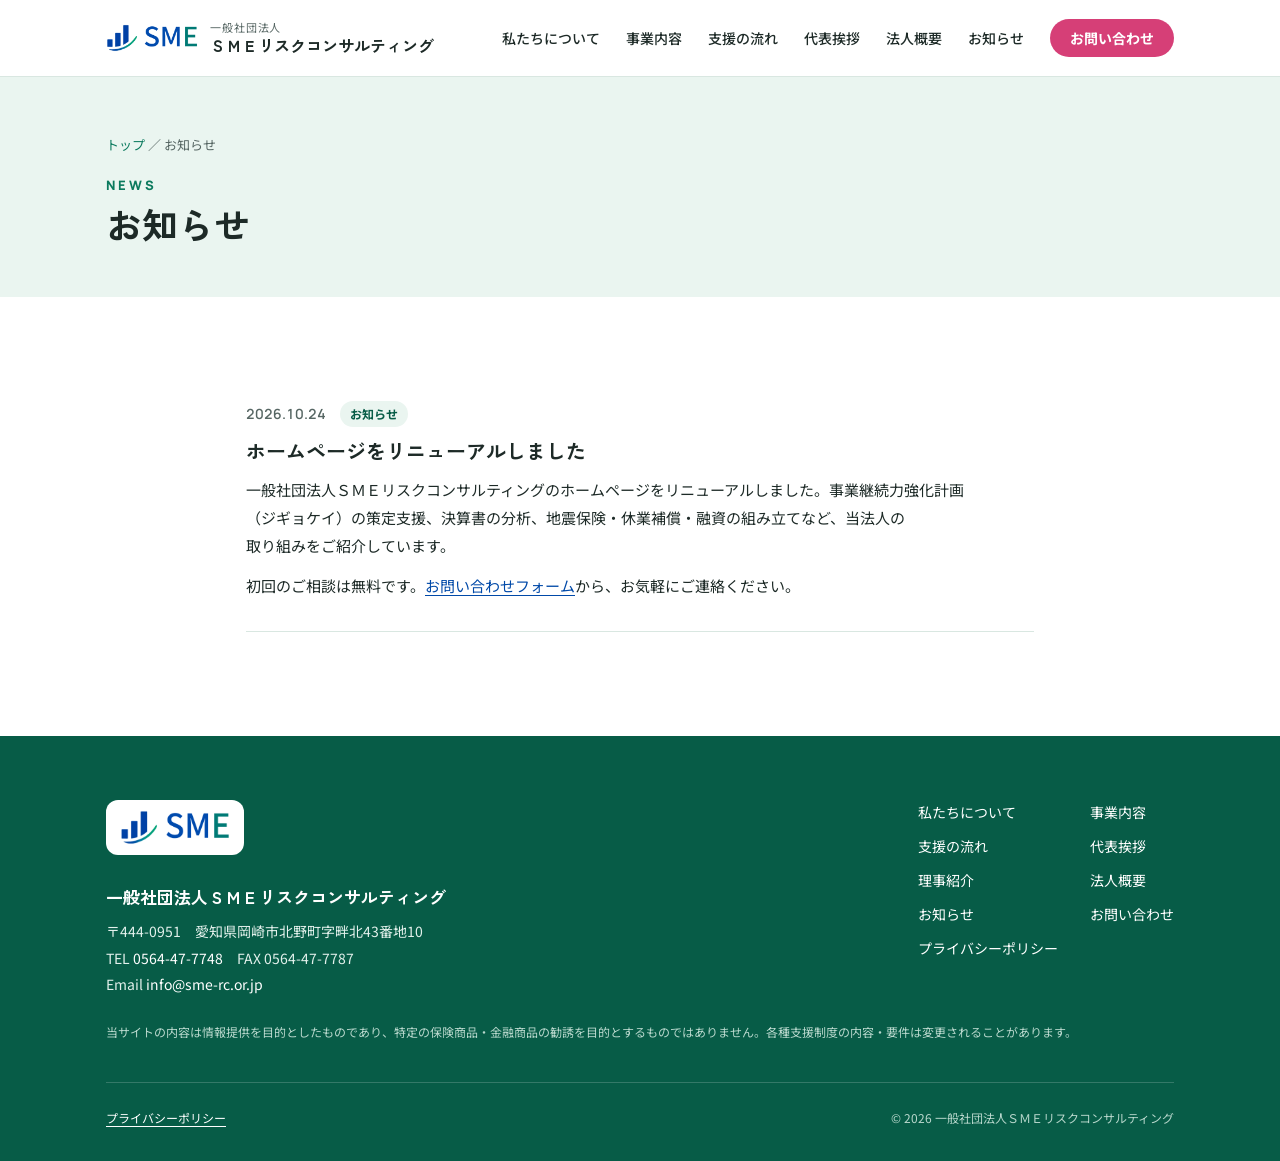
<file: news.html>
<!DOCTYPE html>
<html lang="ja">
<head>
  <meta charset="UTF-8">
  <meta name="viewport" content="width=device-width, initial-scale=1.0, viewport-fit=cover">
  <title>お知らせ | 一般社団法人ＳＭＥリスクコンサルティング</title>
  <meta name="claude:viewport-fit-sides" content="cover">
  <meta name="description" content="一般社団法人ＳＭＥリスクコンサルティングからのお知らせです。">
  <link rel="icon" href="images/logo.png">
  <link rel="preconnect" href="https://fonts.googleapis.com">
  <link rel="preconnect" href="https://fonts.gstatic.com" crossorigin>
  <link href="https://fonts.googleapis.com/css2?family=Manrope:wght@600;700;800&family=Noto+Sans+JP:wght@400;500;700&family=Zen+Kaku+Gothic+New:wght@700;900&display=swap" rel="stylesheet">
  <link rel="stylesheet" href="css/style.css">
</head>
<body>

  <!-- ヘッダー -->
  <header class="site-header">
    <div class="container header-inner">
      <a href="index.html" class="logo" aria-label="一般社団法人ＳＭＥリスクコンサルティング トップへ">
        <img src="images/logo.png" alt="SME" width="640" height="199">
        <span class="logo-text">
          <span class="logo-sub">一般社団法人</span>
          <span class="logo-main">ＳＭＥリスクコンサルティング</span>
        </span>
      </a>
      <button class="nav-toggle" aria-label="メニューを開く" aria-expanded="false" aria-controls="global-nav">
        <span></span><span></span><span></span>
      </button>
      <nav id="global-nav" class="global-nav" aria-label="メインメニュー">
        <ul>
          <li><a href="index.html#about">私たちについて</a></li>
          <li><a href="index.html#service">事業内容</a></li>
          <li><a href="index.html#flow">支援の流れ</a></li>
          <li><a href="index.html#message">代表挨拶</a></li>
          <li><a href="index.html#company">法人概要</a></li>
          <li><a href="news.html">お知らせ</a></li>
          <li><a href="index.html#contact" class="nav-cta">お問い合わせ</a></li>
        </ul>
      </nav>
    </div>
  </header>

  <main>
    <section class="page-hero">
      <div class="container">
        <p class="breadcrumb"><a href="index.html">トップ</a> ／ お知らせ</p>
        <p class="page-hero-en">News</p>
        <h1 class="page-hero-title">お知らせ</h1>
      </div>
    </section>

    <section class="section">
      <div class="container news-page">
        <!-- 新しいお知らせは、この下のいちばん上に追加し、トップページ（index.html の #news）も差し替える -->
        <article id="news-renewal" class="news-article">
          <p class="news-meta"><time datetime="2026-10-24">2026.10.24</time><span class="news-cat">お知らせ</span></p>
          <h2 class="news-article-title">ホームページをリニューアルしました</h2>
          <p>一般社団法人ＳＭＥリスクコンサルティングのホームページをリニューアルしました。事業継続力強化計画（ジギョケイ）の策定支援、決算書の分析、地震保険・休業補償・融資の組み立てなど、当法人の取り組みをご紹介しています。</p>
          <p>初回のご相談は無料です。<a href="index.html#contact">お問い合わせフォーム</a>から、お気軽にご連絡ください。</p>
        </article>
      </div>
    </section>
  </main>

  <!-- フッター -->
  <footer class="site-footer">
    <div class="container">
      <div class="footer-top">
        <div>
          <a href="index.html" class="footer-logo"><img src="images/logo.png" alt="SME" width="640" height="199"></a>
          <p class="footer-name">一般社団法人ＳＭＥリスクコンサルティング</p>
          <p class="footer-address">〒444-0951　愛知県岡崎市北野町字畔北43番地10<br>TEL <a href="tel:0564477748">0564-47-7748</a>　FAX 0564-47-7787<br>Email <a href="mailto:info@sme-rc.or.jp">info@sme-rc.or.jp</a></p>
        </div>
        <ul class="footer-menu">
          <li><a href="index.html#about">私たちについて</a></li>
          <li><a href="index.html#service">事業内容</a></li>
          <li><a href="index.html#flow">支援の流れ</a></li>
          <li><a href="index.html#message">代表挨拶</a></li>
          <li><a href="index.html#members">理事紹介</a></li>
          <li><a href="index.html#company">法人概要</a></li>
          <li><a href="news.html">お知らせ</a></li>
          <li><a href="index.html#contact">お問い合わせ</a></li>
          <li><a href="privacy.html">プライバシーポリシー</a></li>
        </ul>
      </div>
      <p class="disclaimer">当サイトの内容は情報提供を目的としたものであり、特定の保険商品・金融商品の勧誘を目的とするものではありません。各種支援制度の内容・要件は変更されることがあります。</p>
      <div class="footer-bottom">
        <p><a href="privacy.html">プライバシーポリシー</a></p>
        <p>&copy; <span id="year">2026</span> 一般社団法人ＳＭＥリスクコンサルティング</p>
      </div>
    </div>
  </footer>

  <script src="js/main.js"></script>
</body>
</html>
</file>
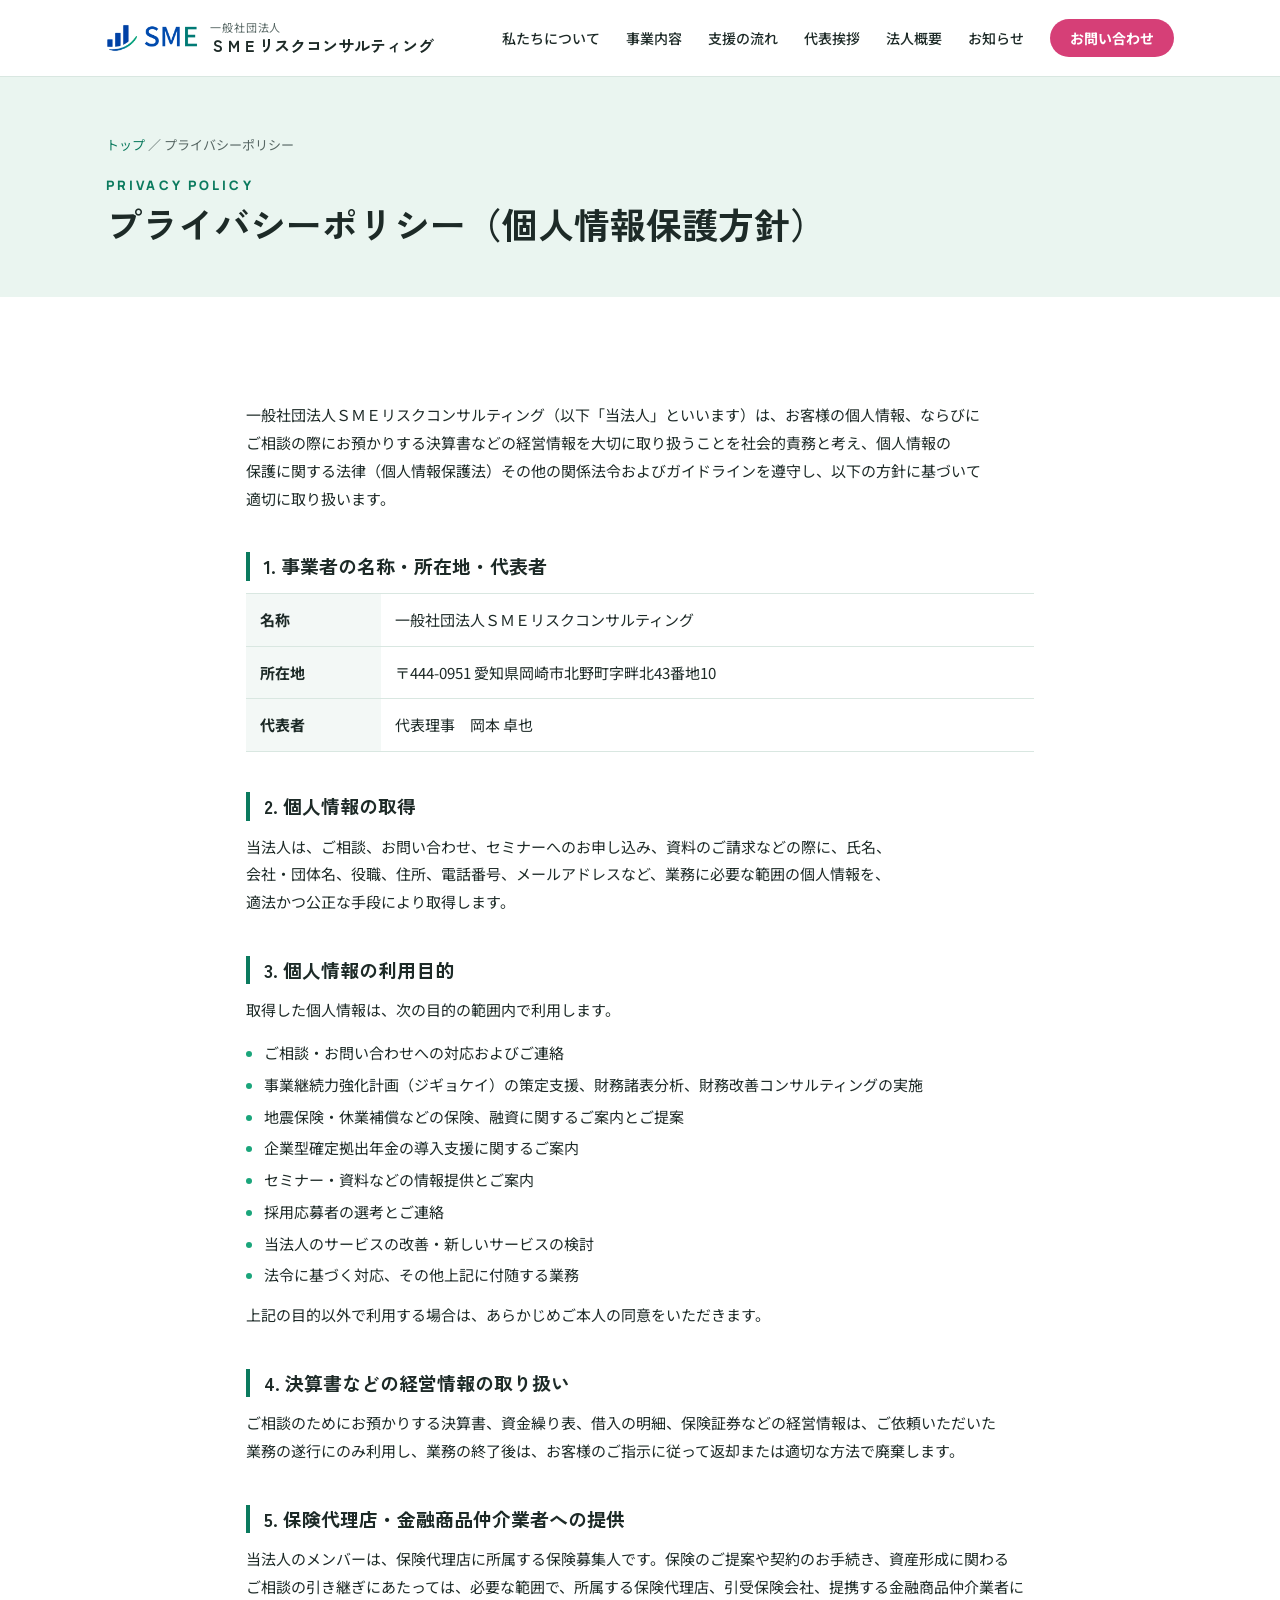
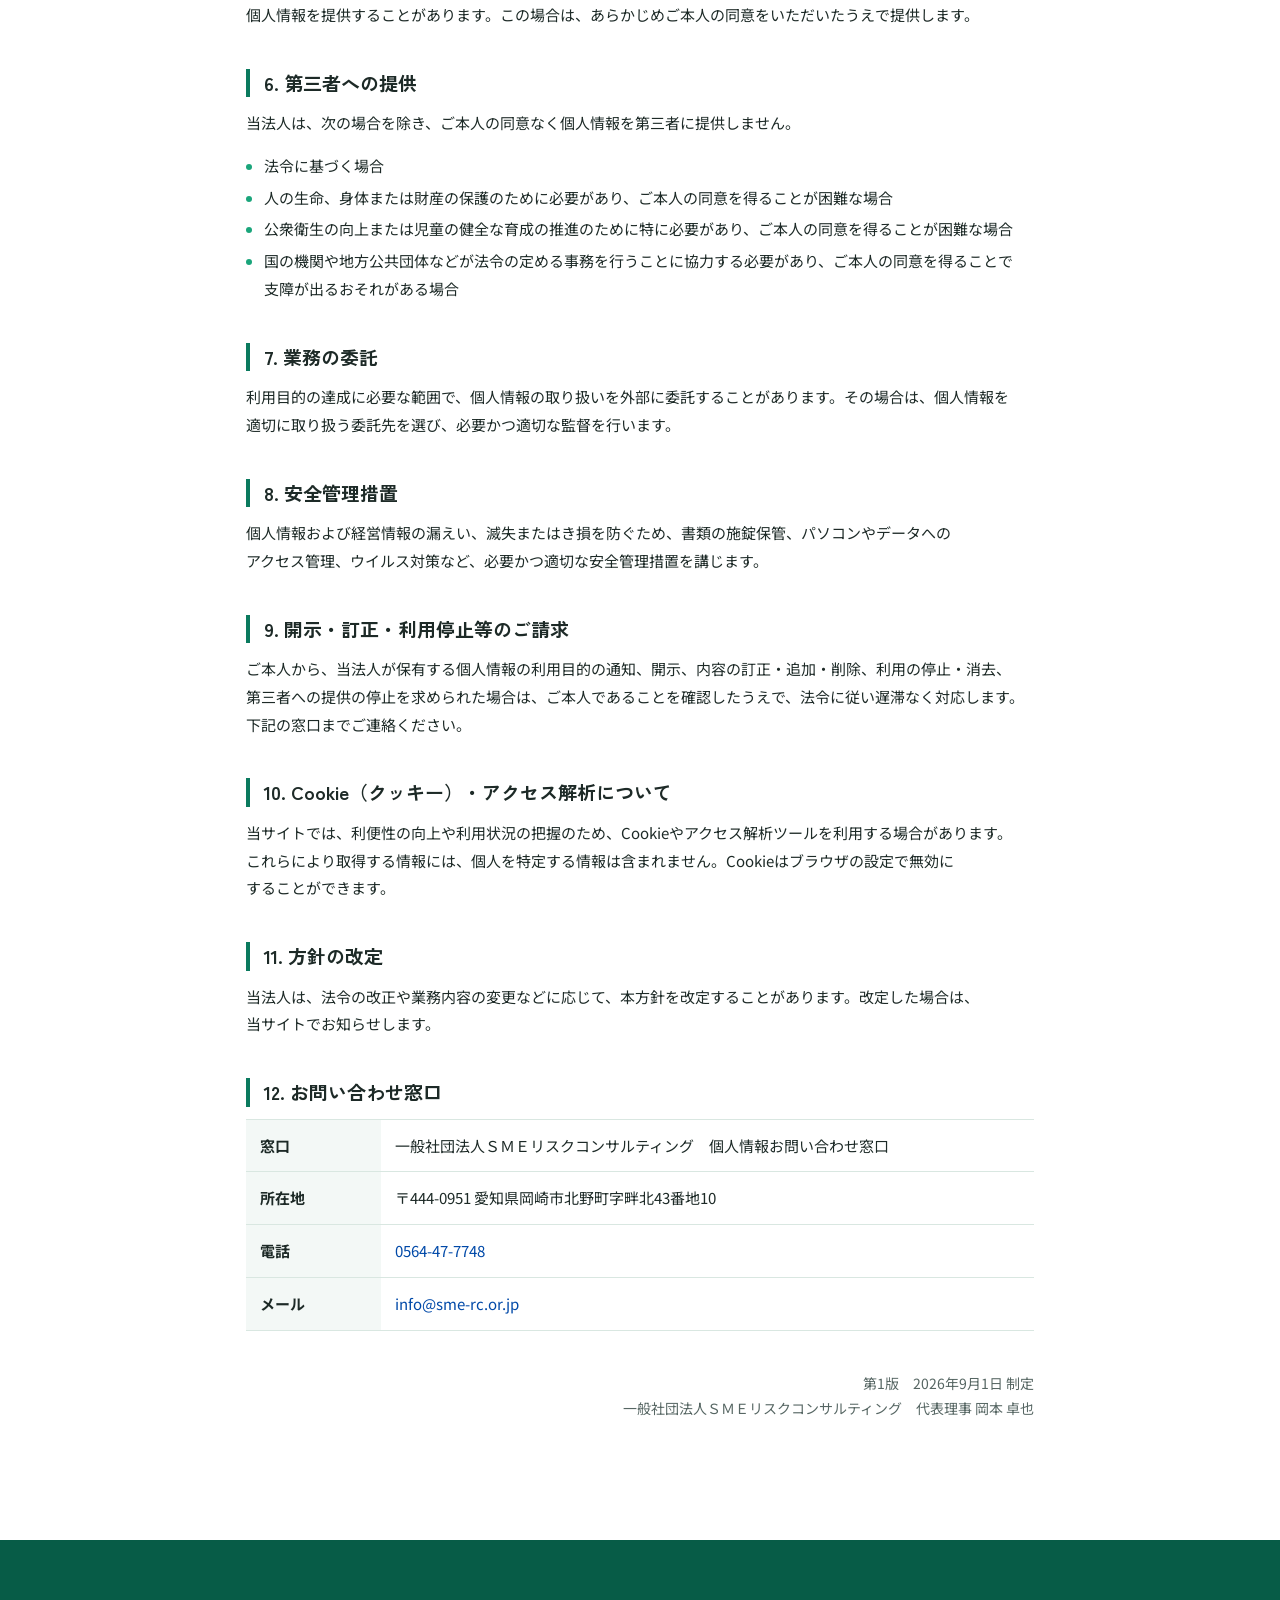
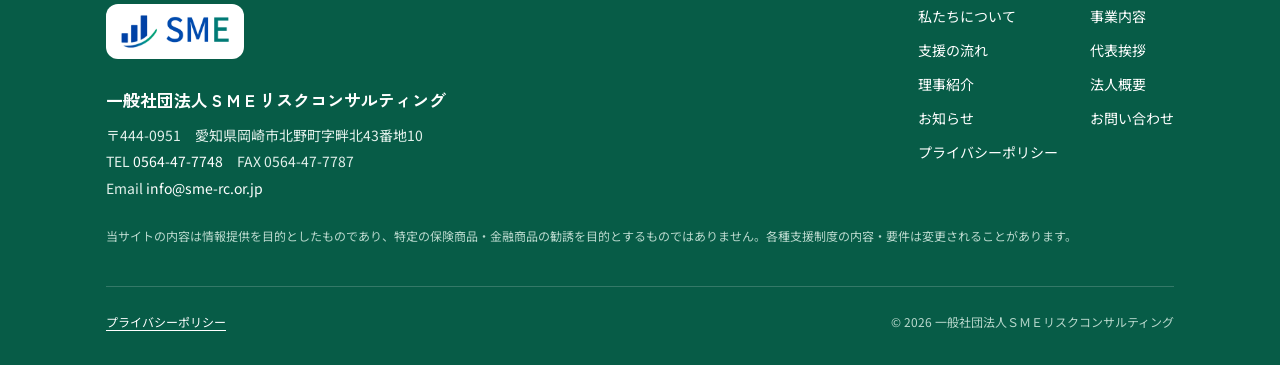
<file: privacy.html>
<!DOCTYPE html>
<html lang="ja">
<head>
  <meta charset="UTF-8">
  <meta name="viewport" content="width=device-width, initial-scale=1.0, viewport-fit=cover">
  <title>プライバシーポリシー | 一般社団法人ＳＭＥリスクコンサルティング</title>
  <meta name="claude:viewport-fit-sides" content="cover">
  <meta name="description" content="一般社団法人ＳＭＥリスクコンサルティングのプライバシーポリシー（個人情報保護方針）です。">
  <link rel="icon" href="images/logo.png">
  <link rel="preconnect" href="https://fonts.googleapis.com">
  <link rel="preconnect" href="https://fonts.gstatic.com" crossorigin>
  <link href="https://fonts.googleapis.com/css2?family=Manrope:wght@600;700;800&family=Noto+Sans+JP:wght@400;500;700&family=Zen+Kaku+Gothic+New:wght@700;900&display=swap" rel="stylesheet">
  <link rel="stylesheet" href="css/style.css">
</head>
<body>

  <!-- ヘッダー -->
  <header class="site-header">
    <div class="container header-inner">
      <a href="index.html" class="logo" aria-label="一般社団法人ＳＭＥリスクコンサルティング トップへ">
        <img src="images/logo.png" alt="SME" width="640" height="199">
        <span class="logo-text">
          <span class="logo-sub">一般社団法人</span>
          <span class="logo-main">ＳＭＥリスクコンサルティング</span>
        </span>
      </a>
      <button class="nav-toggle" aria-label="メニューを開く" aria-expanded="false" aria-controls="global-nav">
        <span></span><span></span><span></span>
      </button>
      <nav id="global-nav" class="global-nav" aria-label="メインメニュー">
        <ul>
          <li><a href="index.html#about">私たちについて</a></li>
          <li><a href="index.html#service">事業内容</a></li>
          <li><a href="index.html#flow">支援の流れ</a></li>
          <li><a href="index.html#message">代表挨拶</a></li>
          <li><a href="index.html#company">法人概要</a></li>
          <li><a href="news.html">お知らせ</a></li>
          <li><a href="index.html#contact" class="nav-cta">お問い合わせ</a></li>
        </ul>
      </nav>
    </div>
  </header>

  <main>
    <section class="page-hero">
      <div class="container">
        <p class="breadcrumb"><a href="index.html">トップ</a> ／ プライバシーポリシー</p>
        <p class="page-hero-en">Privacy Policy</p>
        <h1 class="page-hero-title">プライバシーポリシー<br class="sp-only">（個人情報保護方針）</h1>
      </div>
    </section>

    <section class="section">
      <div class="container policy">
        <p>一般社団法人ＳＭＥリスクコンサルティング<span class="nw">（以下「当法人」といいます）</span>は、お客様の個人情報、ならびにご相談の際にお預かりする決算書などの経営情報を大切に取り扱うことを社会的責務と考え、個人情報の保護に関する法律（個人情報保護法）その他の関係法令およびガイドラインを遵守し、以下の方針に基づいて適切に取り扱います。</p>

        <h2>1. 事業者の名称・所在地・代表者</h2>
        <dl class="policy-table">
          <dt>名称</dt><dd>一般社団法人ＳＭＥリスクコンサルティング</dd>
          <dt>所在地</dt><dd>〒444-0951 愛知県岡崎市北野町字畔北43番地10</dd>
          <dt>代表者</dt><dd>代表理事　岡本 卓也</dd>
        </dl>

        <h2>2. 個人情報の取得</h2>
        <p>当法人は、ご相談、お問い合わせ、セミナーへのお申し込み、資料のご請求などの際に、氏名、会社・団体名、役職、住所、電話番号、メールアドレスなど、業務に必要な範囲の個人情報を、適法かつ公正な<span class="nw">手段により取得します。</span></p>

        <h2>3. 個人情報の利用目的</h2>
        <p>取得した個人情報は、次の目的の範囲内で利用します。</p>
        <ul>
          <li>ご相談・お問い合わせへの対応およびご連絡</li>
          <li>事業継続力強化計画（ジギョケイ）の策定支援、財務諸表分析、財務改善コンサルティングの実施</li>
          <li>地震保険・休業補償などの保険、融資に関するご案内とご提案</li>
          <li>企業型確定拠出年金の導入支援に関するご案内</li>
          <li>セミナー・資料などの情報提供とご案内</li>
          <li>採用応募者の選考とご連絡</li>
          <li>当法人のサービスの改善・新しいサービスの検討</li>
          <li>法令に基づく対応、その他上記に付随する業務</li>
        </ul>
        <p>上記の目的以外で利用する場合は、あらかじめご本人の同意をいただきます。</p>

        <h2>4. 決算書などの経営情報の取り扱い</h2>
        <p>ご相談のためにお預かりする決算書、資金繰り表、借入の明細、保険証券などの経営情報は、ご依頼いただいた業務の遂行にのみ利用し、業務の終了後は、お客様のご指示に従って返却または適切な方法で廃棄します。</p>

        <h2>5. 保険代理店・金融商品仲介業者への提供</h2>
        <p>当法人のメンバーは、保険代理店に所属する保険募集人です。保険のご提案や契約のお手続き、資産形成に関わるご相談の引き継ぎにあたっては、必要な範囲で、所属する保険代理店、引受保険会社、提携する金融商品仲介業者に個人情報を提供することがあります。この場合は、あらかじめご本人の同意をいただいたうえで提供します。</p>

        <h2>6. 第三者への提供</h2>
        <p>当法人は、次の場合を除き、ご本人の同意なく個人情報を第三者に提供しません。</p>
        <ul>
          <li>法令に基づく場合</li>
          <li>人の生命、身体または財産の保護のために必要があり、ご本人の同意を得ることが困難な場合</li>
          <li>公衆衛生の向上または児童の健全な育成の推進のために特に必要があり、ご本人の同意を得ることが困難な場合</li>
          <li>国の機関や地方公共団体などが法令の定める事務を行うことに協力する必要があり、ご本人の同意を得ることで支障が出るおそれがある場合</li>
        </ul>

        <h2>7. 業務の委託</h2>
        <p>利用目的の達成に必要な範囲で、個人情報の取り扱いを外部に委託することがあります。その場合は、個人情報を適切に取り扱う委託先を選び、必要かつ適切な監督を行います。</p>

        <h2>8. 安全管理措置</h2>
        <p>個人情報および経営情報の漏えい、滅失またはき損を防ぐため、書類の施錠保管、パソコンやデータへのアクセス管理、ウイルス対策など、必要かつ適切な安全管理措置を講じます。</p>

        <h2>9. 開示・訂正・利用停止等のご請求</h2>
        <p>ご本人から、当法人が保有する個人情報の利用目的の通知、開示、内容の訂正・追加・削除、利用の停止・消去、第三者への提供の停止を求められた場合は、ご本人であることを確認したうえで、法令に従い遅滞なく対応します。下記の窓口までご連絡ください。</p>

        <h2>10. Cookie（クッキー）・アクセス解析について</h2>
        <p>当サイトでは、利便性の向上や利用状況の把握のため、Cookieやアクセス解析ツールを利用する場合があります。これらにより取得する情報には、個人を特定する情報は含まれません。Cookieはブラウザの設定で無効にすることができます。</p>

        <h2>11. 方針の改定</h2>
        <p>当法人は、法令の改正や業務内容の変更などに応じて、本方針を改定することがあります。改定した場合は、当サイトでお知らせします。</p>

        <h2>12. お問い合わせ窓口</h2>
        <dl class="policy-table">
          <dt>窓口</dt><dd>一般社団法人ＳＭＥリスクコンサルティング　個人情報お問い合わせ窓口</dd>
          <dt>所在地</dt><dd>〒444-0951 愛知県岡崎市北野町字畔北43番地10</dd>
          <dt>電話</dt><dd><a href="tel:0564477748">0564-47-7748</a></dd>
          <dt>メール</dt><dd><a href="mailto:info@sme-rc.or.jp">info@sme-rc.or.jp</a></dd>
        </dl>

        <p class="policy-date">第1版　2026年9月1日 制定<br><span class="nw">一般社団法人ＳＭＥリスクコンサルティング</span>　<span class="nw">代表理事 岡本 卓也</span></p>
      </div>
    </section>
  </main>

  <!-- フッター -->
  <footer class="site-footer">
    <div class="container">
      <div class="footer-top">
        <div>
          <a href="index.html" class="footer-logo"><img src="images/logo.png" alt="SME" width="640" height="199"></a>
          <p class="footer-name">一般社団法人ＳＭＥリスクコンサルティング</p>
          <p class="footer-address">〒444-0951　愛知県岡崎市北野町字畔北43番地10<br>TEL <a href="tel:0564477748">0564-47-7748</a>　FAX 0564-47-7787<br>Email <a href="mailto:info@sme-rc.or.jp">info@sme-rc.or.jp</a></p>
        </div>
        <ul class="footer-menu">
          <li><a href="index.html#about">私たちについて</a></li>
          <li><a href="index.html#service">事業内容</a></li>
          <li><a href="index.html#flow">支援の流れ</a></li>
          <li><a href="index.html#message">代表挨拶</a></li>
          <li><a href="index.html#members">理事紹介</a></li>
          <li><a href="index.html#company">法人概要</a></li>
          <li><a href="news.html">お知らせ</a></li>
          <li><a href="index.html#contact">お問い合わせ</a></li>
          <li><a href="privacy.html">プライバシーポリシー</a></li>
        </ul>
      </div>
      <p class="disclaimer">当サイトの内容は情報提供を目的としたものであり、特定の保険商品・金融商品の勧誘を目的とするものではありません。各種支援制度の内容・要件は変更されることがあります。</p>
      <div class="footer-bottom">
        <p><a href="privacy.html">プライバシーポリシー</a></p>
        <p>&copy; <span id="year">2026</span> 一般社団法人ＳＭＥリスクコンサルティング</p>
      </div>
    </div>
  </footer>

  <script src="js/main.js"></script>
</body>
</html>
</file>
<file: css/style.css>
/* =========================================================
   一般社団法人ＳＭＥリスクコンサルティング 共通スタイル
   レイアウト：白地＋グリーンの帯で区切る縦長1ページ。
   ヒーローの下に、被災後の手元資金の動き（財務インパクト図）を置く。
   ========================================================= */
:root {
  /* 色（法人カラー：グリーン＝メイン／ブルー＝サブ／ピンク＝アクセント） */
  --green: #0b7a5e;        /* メイン */
  --green-dark: #075c47;
  --green-bright: #1aa57b; /* ロゴの曲線のグリーン */
  --green-pale: #eaf5f0;
  --blue: #0049a8;         /* ロゴの「SM」の青 */
  --blue-dark: #00306f;
  --blue-pale: #eaf1fb;
  --pink: #d63f77;         /* アクセント（ボタン・印） */
  --pink-pale: #fdeef4;
  --ink: #1d2a27;
  --ink-sub: #566663;
  --line: #d9e7e1;
  --bg: #ffffff;
  --bg-alt: #f3f8f6;

  /* 書体 */
  --font-display: "Zen Kaku Gothic New", "Hiragino Sans", "Noto Sans JP", sans-serif;
  --font-body: "Noto Sans JP", "Hiragino Sans", "Yu Gothic", sans-serif;
  --font-label: "Manrope", "Noto Sans JP", sans-serif;

  --gutter: 16px;
  color-scheme: light;
}

*, *::before, *::after { box-sizing: border-box; }
html { scroll-behavior: smooth; scroll-padding-top: 84px; }
body {
  margin: 0;
  font-family: var(--font-body);
  font-size: 15px;
  color: var(--ink);
  background: var(--bg);
  line-height: 1.85;
  -webkit-text-size-adjust: 100%;
  line-break: strict;
}
/* 日本語の折り返し：文節の途中で改行しない（対応ブラウザ）。見出しは行の長さをそろえる */
h1, h2, h3, p, li, dt, dd, label, figcaption, strong { word-break: auto-phrase; }
/* 最後の行が1〜2文字だけにならないようにする */
p, li, dd, figcaption { text-wrap: pretty; }
h1, h2, h3, .section-lead, .message-catch, .about-strong { text-wrap: balance; }
h1, h2, h3, h4, p, ul, ol, dl, dd, figure { margin: 0; }
ul, ol { padding: 0; list-style: none; }
a { color: inherit; text-decoration: none; }
img { max-width: 100%; height: auto; display: block; }
:focus-visible { outline: 3px solid var(--pink); outline-offset: 2px; }
.nw { white-space: nowrap; }
.ib { display: inline-block; }
.sp-only { display: none; }
.pc-only { display: inline; }

.container {
  width: 100%;
  max-width: 1100px;
  margin: 0 auto;
  padding-left: max(var(--gutter), env(safe-area-inset-left, 0px));
  padding-right: max(var(--gutter), env(safe-area-inset-right, 0px));
}

/* ---------- ボタン ---------- */
.btn {
  display: inline-flex; align-items: center; justify-content: center; gap: 8px;
  padding: 14px 30px;
  border-radius: 999px;
  font-weight: 700;
  font-size: 15px;
  line-height: 1.4;
  border: 2px solid transparent;
  transition: background .2s, color .2s, border-color .2s, transform .2s;
  cursor: pointer;
}
.btn:hover { transform: translateY(-1px); }
.btn-accent { background: var(--pink); color: #fff; }
.btn-accent:hover { background: #bf2f65; }
.btn-primary { background: var(--green); color: #fff; }
.btn-primary:hover { background: var(--green-dark); }
.btn-ghost { border-color: var(--green); color: var(--green); background: #fff; }
.btn-ghost:hover { background: var(--green-pale); }
.btn-arrow::after { content: "→"; font-family: var(--font-label); }

/* ---------- ヘッダー ---------- */
body::before {
  content: ""; position: fixed; inset: 0 0 auto;
  height: env(safe-area-inset-top, 0px); z-index: 110; background: #fff;
}
.site-header {
  position: sticky; top: env(safe-area-inset-top, 0px); z-index: 100;
  background: rgba(255,255,255,.97);
  border-bottom: 1px solid var(--line);
}
.header-inner { display: flex; align-items: center; justify-content: space-between; gap: 16px; height: 76px; }
.logo { display: flex; align-items: center; gap: 12px; min-width: 0; }
.logo img { width: 92px; flex-shrink: 0; }
.logo-text { display: flex; flex-direction: column; line-height: 1.3; min-width: 0; }
.logo-sub { font-size: 11px; color: var(--ink-sub); letter-spacing: .08em; }
.logo-main { font-family: var(--font-display); font-weight: 700; font-size: 16px; color: var(--ink); white-space: nowrap; }
.global-nav ul { display: flex; align-items: center; gap: 26px; }
.global-nav a { font-size: 14px; font-weight: 500; color: var(--ink); white-space: nowrap; position: relative; }
.global-nav a:not(.nav-cta)::after {
  content: ""; position: absolute; left: 0; right: 0; bottom: -4px; height: 2px;
  background: var(--green-bright); transform: scaleX(0); transition: transform .2s;
}
.global-nav a:not(.nav-cta):hover::after { transform: scaleX(1); }
.global-nav .nav-cta { background: var(--pink); color: #fff; padding: 9px 20px; border-radius: 999px; font-weight: 700; }
.global-nav .nav-cta:hover { background: #bf2f65; }
.nav-toggle { display: none; }

/* ---------- メインビジュアル ---------- */
.hero { position: relative; overflow: hidden; background: var(--bg); padding-block: 88px 48px; }
.hero-inner { display: grid; grid-template-columns: minmax(0, 1fr) minmax(0, 1fr); gap: 48px; align-items: center; }
.hero-eyebrow {
  display: inline-flex; align-items: center; gap: 10px;
  font-size: 13px; font-weight: 700; color: var(--green); letter-spacing: .12em; margin-bottom: 20px;
}
.hero-eyebrow::before { content: ""; width: 8px; height: 8px; border-radius: 50%; background: var(--pink); }
.hero-title {
  font-family: var(--font-display); font-weight: 900;
  font-size: clamp(32px, 5vw, 54px); line-height: 1.38; letter-spacing: .01em;
  color: var(--ink); text-wrap: balance; margin-bottom: 24px;
}
.hero-title .hl { color: var(--green); }
.hero-text { color: var(--ink-sub); font-size: 16px; max-width: 34em; margin-bottom: 36px; }
.hero-buttons { display: flex; flex-wrap: wrap; gap: 14px; }

.hero-card {
  background: var(--green-pale);
  border-radius: 20px;
  padding: 32px 30px;
}
.hero-card-label { font-family: var(--font-label); font-size: 12px; font-weight: 700; letter-spacing: .18em; color: var(--green); }
.hero-card-title { font-family: var(--font-display); font-weight: 700; font-size: 20px; line-height: 1.5; margin-top: 6px; }
.hero-card-head { display: flex; align-items: center; justify-content: space-between; gap: 12px; margin-bottom: 18px; }
.hero-card-head > div { flex: 0 0 auto; }
.hero-card-head .hero-card-title { font-size: 18px; }
@media (max-width: 640px) {
  .hero-card-head { flex-wrap: wrap; }
  .hero-card-head .trust-badge { flex: 1 1 100%; max-width: none; }
}
.trust-badge {
  display: flex; align-items: center; gap: 12px; flex: 1 1 auto; max-width: 300px; min-width: 0;
  background: #ffe14d; border: 1px solid #f0c800; color: #1a1a1a;
  border-radius: 12px; padding: 10px 16px; line-height: 1.5;
}
.trust-mark {
  width: 34px; height: 34px; flex-shrink: 0; border-radius: 50%; display: grid; place-items: center;
  background: #1a1a1a; color: #ffe14d; font-family: var(--font-display); font-weight: 900; font-size: 16px; line-height: 1;
}
.trust-text { font-size: 12px; min-width: 0; color: #1a1a1a; }
.trust-text strong { display: block; font-size: 14px; color: #1a1a1a; }
.merit-list { display: grid; gap: 12px; }
.merit-list li {
  display: grid; grid-template-columns: 30px minmax(0, 1fr); gap: 12px; align-items: start;
  background: #fff; border-radius: 12px; padding: 14px 16px; font-size: 14px; line-height: 1.6;
}
.merit-list strong { display: block; font-size: 15px; color: var(--ink); }
.merit-list p span { color: var(--ink-sub); }
.merit-list .merit-icon {
  width: 30px; height: 30px; border-radius: 8px; display: grid; place-items: center;
  background: var(--green); color: #fff; font-size: 15px; font-weight: 700; font-family: var(--font-display); line-height: 1;
}
.merit-list li:nth-child(2) .merit-icon { background: var(--blue); }
.merit-list li:nth-child(3) .merit-icon { background: var(--green-bright); }
.merit-list li:nth-child(4) .merit-icon { background: var(--pink); }
.hero-card-note { font-size: 12px; color: var(--ink-sub); margin-top: 14px; line-height: 1.6; }

/* メイン写真（見出しの右）。人物の位置に合わせて切り抜き、曇り空を少し明るくする */
.hero-photo { margin: 0; border-radius: 20px; overflow: hidden; aspect-ratio: 1 / 1; max-width: 100%; background: var(--green-pale); }
.hero-photo img { width: 100%; height: 100%; object-fit: cover; object-position: 44% 60%; filter: brightness(1.04) saturate(1.08); }
.hero-photo-placeholder { display: grid; place-items: center; padding: 24px; text-align: center; color: var(--green); font-size: 13px; font-weight: 700;
  background: linear-gradient(135deg, var(--green-pale), var(--blue-pale)); border: 2px dashed #b9d8cd; }

/* ジギョケイの支援（メインビジュアルの下の帯） */
.hero-card-band { margin-top: 48px; }
.hero-card-band .merit-list { grid-template-columns: repeat(4, minmax(0, 1fr)); }

/* 被災後の手元資金の動き（財務インパクト図） */
.impact { margin: 56px 0 0; padding: 32px 30px 26px; border: 1px solid var(--line); border-radius: 20px; background: #fff; }
.impact-head { display: flex; flex-wrap: wrap; justify-content: space-between; align-items: flex-end; gap: 16px 32px; margin-bottom: 18px; }
.impact-en { font-family: var(--font-label); font-weight: 800; font-size: 12px; letter-spacing: .2em; color: var(--green); }
.impact-title { font-family: var(--font-display); font-weight: 700; font-size: 22px; line-height: 1.45; margin-top: 4px; }
.impact-note-inline { font-size: 14px; color: var(--ink-sub); font-weight: 700; }
.impact-lead { font-size: 14px; color: var(--ink-sub); margin-top: 6px; }
.impact-legend { display: flex; flex-wrap: wrap; gap: 8px 22px; font-size: 13px; font-weight: 700; }
.impact-legend li { display: flex; align-items: center; gap: 8px; }
.impact-legend li::before { content: ""; width: 30px; height: 0; border-top: 4px solid var(--green); border-radius: 2px; }
.impact-legend .lg-none::before { border-top: 3px dashed var(--pink); }
.impact-legend small { font-weight: 500; color: var(--ink-sub); font-size: 12px; margin-left: 4px; }

.impact-scroll { overflow-x: auto; -webkit-overflow-scrolling: touch; }
.impact-chart { position: relative; min-width: 620px; padding-top: 20px; }
.impact-chart svg { display: block; width: 100%; height: auto; overflow: visible; }
.impact-axis-y { position: absolute; top: 0; left: 0; font-size: 12px; font-weight: 700; color: var(--ink-sub); }
.impact-axis-x { display: grid; grid-template-columns: repeat(7, minmax(0, 1fr)); text-align: center; font-size: 12px; color: var(--ink-sub); border-top: 1px solid var(--line); padding-top: 8px; margin-top: 2px; font-variant-numeric: tabular-nums; }
.impact-axis-x li:first-child { color: var(--pink); font-weight: 700; }

.ib-short { fill: var(--pink-pale); }
.ib-rebuild { fill: #eef1f0; }
.ib-grid { stroke: var(--line); stroke-width: 1; stroke-dasharray: 3 6; }
.ib-zero { stroke: var(--pink); stroke-width: 1.5; }
.ib-zero-label { fill: var(--pink); font-size: 17px; font-weight: 700; }
.ib-band-label { fill: var(--ink-sub); font-size: 17px; font-weight: 700; }
.ib-line { fill: none; stroke-linecap: round; stroke-linejoin: round; }
.ib-prep { stroke: var(--green); stroke-width: 5; }
.ib-none { stroke: var(--pink); stroke-width: 4; stroke-dasharray: 10 9; }
.ib-cross line { stroke: var(--pink); stroke-width: 4; stroke-linecap: round; }
.ib-none-label { fill: var(--pink); font-size: 18px; font-weight: 700; }
.ib-dot { fill: var(--green); }
.ib-badge circle { fill: #fff; stroke: var(--ink); stroke-width: 2; }
.ib-badge text { fill: var(--ink); font-family: var(--font-label); font-weight: 800; font-size: 18px; }
.ib-badge.b-4 circle, .ib-badge.b-5 circle { fill: var(--green); stroke: var(--green); }
.ib-badge.b-4 text, .ib-badge.b-5 text { fill: #fff; }

.impact-steps { display: grid; grid-template-columns: repeat(5, minmax(0, 1fr)); gap: 12px; margin-top: 22px; }
.impact-steps li { display: grid; grid-template-columns: 26px minmax(0, 1fr); gap: 10px; align-items: start; padding: 12px; border-radius: 12px; background: var(--bg-alt); font-size: 13px; line-height: 1.6; color: var(--ink-sub); }
.impact-steps strong { display: block; color: var(--ink); font-size: 14px; }
.st-num { width: 26px; height: 26px; border-radius: 50%; display: grid; place-items: center; border: 2px solid var(--ink); font-family: var(--font-label); font-weight: 800; font-size: 13px; color: var(--ink); background: #fff; line-height: 1; }
.impact-steps .st-prep { background: var(--green-pale); }
.impact-steps .st-prep .st-num { background: var(--green); border-color: var(--green); color: #fff; }
.impact-source { font-size: 11px; color: var(--ink-sub); margin-top: 14px; }

/* ---------- セクション共通 ---------- */
.section { padding-block: 104px; }
.section-alt { background: var(--bg-alt); }
.section-head { margin-bottom: 48px; }
.section-head.center { text-align: center; }
.section-en {
  display: block; font-family: var(--font-label); font-weight: 800; font-size: 13px;
  letter-spacing: .24em; color: var(--green); text-transform: uppercase; margin-bottom: 8px;
}
.section-title {
  font-family: var(--font-display); font-weight: 700;
  font-size: clamp(24px, 3.4vw, 34px); line-height: 1.45; text-wrap: balance;
}
.section-lead { color: var(--ink-sub); margin-top: 18px; max-width: 40em; }
.section-head.center .section-lead { margin-left: auto; margin-right: auto; }

/* ---------- 私たちについて ---------- */
.about-grid { display: grid; grid-template-columns: minmax(0, 1fr) minmax(0, 1fr); gap: 56px; align-items: start; }
.about-body p + p { margin-top: 1.1em; }
.about-body .about-strong {
  font-family: var(--font-display); font-weight: 700; font-size: 20px; line-height: 1.6; color: var(--green-dark);
}
.three-keys { display: grid; gap: 14px; }
.key {
  display: grid; grid-template-columns: 64px minmax(0, 1fr); gap: 18px; align-items: center;
  padding: 20px 22px; border: 1px solid var(--line); border-radius: 16px; background: #fff;
}
.key-mark {
  width: 64px; height: 64px; border-radius: 50%; display: grid; place-items: center;
  font-family: var(--font-display); font-weight: 900; font-size: 22px; color: #fff;
}
.key-plan .key-mark { background: var(--green); }
.key-insure .key-mark { background: var(--blue); }
.key-finance .key-mark { background: var(--green-bright); }
.key h3 { font-family: var(--font-display); font-size: 17px; font-weight: 700; line-height: 1.5; }
.key p { font-size: 14px; color: var(--ink-sub); line-height: 1.7; }

/* 文章の右に写真、その下に「計・保・融」を横一列 */
.about-grid { align-items: center; }
.about-photo { margin: 0; border-radius: 16px; overflow: hidden; aspect-ratio: 3 / 2; max-width: 100%; }
.about-photo img { width: 100%; height: 100%; object-fit: cover; object-position: 60% 50%; }
.about-grid .three-keys { grid-column: 1 / -1; grid-template-columns: repeat(3, minmax(0, 1fr)); margin-top: 8px; }
.about-grid .key { grid-template-columns: 52px minmax(0, 1fr); align-items: start; }
.about-grid .key-mark { width: 52px; height: 52px; font-size: 19px; }

/* 被災時の資金ギャップ（イメージ図） */
.gap-figure { margin-top: 64px; background: #fff; border: 1px solid var(--line); border-radius: 20px; padding: 32px 30px; }
.gap-figure h3 { font-family: var(--font-display); font-size: 19px; font-weight: 700; margin-bottom: 6px; }
.gap-figure > p { font-size: 14px; color: var(--ink-sub); margin-bottom: 22px; }
.gap-row { display: grid; grid-template-columns: 9em minmax(0, 1fr); gap: 16px; align-items: center; }
.gap-row + .gap-row { margin-top: 14px; }
.gap-label { font-size: 13px; font-weight: 700; line-height: 1.5; }
.gap-bar { display: flex; height: 46px; border-radius: 8px; overflow: hidden; font-size: 12px; font-weight: 700; line-height: 1.3; }
.gap-bar > span { display: flex; align-items: center; justify-content: center; text-align: center; padding: 0 6px; color: #fff; min-width: 0; }
.seg-need { background: #6f7f7b; flex: 1; }
.seg-own { background: #9aa9a5; flex: 1.2; }
.seg-gap { background: repeating-linear-gradient(135deg, var(--pink-pale) 0 8px, #fff 8px 16px); color: var(--pink) !important; border: 2px dashed var(--pink); flex: 2.8; }
.seg-ins { background: var(--blue); flex: 1.4; }
.seg-bi { background: var(--green); flex: 1.4; }
.seg-loan { background: var(--green-bright); flex: 1.2; }
.gap-note { font-size: 12px; color: var(--ink-sub); margin-top: 16px; }

/* ---------- 事業内容 ---------- */
.service-list { display: grid; gap: 28px; }
.service {
  display: grid; grid-template-columns: minmax(0, .9fr) minmax(0, 1.1fr); gap: 40px;
  background: #fff; border-radius: 20px; padding: 40px; border: 1px solid var(--line);
}
/* 事業内容の写真（説明文の下） */
.service-with-photo { grid-template-columns: minmax(0, 1fr) minmax(0, 1fr); align-items: stretch; }
.service-with-photo .service-points { margin-top: 22px; }
.service-photo { margin: 0; border-radius: 14px; overflow: hidden; aspect-ratio: 4 / 3; align-self: center; max-width: 100%; }
.service-photo img { width: 100%; height: 100%; object-fit: cover; object-position: 45% 50%; }
.service-plan .service-photo img { object-position: 55% 40%; }
/* リスクマネジメント：資金の組み立て図（写真のかわり） */
.service-figure { margin: 0; align-self: center; min-width: 0; background: var(--bg-alt); border-radius: 14px; padding: 22px 20px 18px; }
.fm-chart { display: grid; grid-template-columns: minmax(0, 1fr) 22px minmax(0, 1fr) 62px; align-items: end; gap: 0 8px; }
.fm-col { min-width: 0; }
.fm-head { font-size: 13px; font-weight: 700; text-align: center; margin-bottom: 8px; }
.fm-stack { display: flex; flex-direction: column; height: 250px; border-radius: 8px; overflow: hidden; gap: 2px; background: var(--bg-alt); }
.fm-stack span, .fm-brackets span { flex: var(--f) 1 0; min-height: 0; }
.fm-stack span { display: flex; align-items: center; justify-content: center; text-align: center; padding: 4px; font-size: 12.5px; font-weight: 700; line-height: 1.35; color: #fff; }
.fm-need1 { background: #6f7f7b; }
.fm-need2 { background: #879793; }
.fm-need3 { background: #a3b1ad; }
.fm-eqk { background: var(--blue); }
.fm-bi { background: var(--green); }
.fm-loan { background: var(--green-bright); }
.fm-own { background: #c9d6d2; color: var(--ink) !important; }
.fm-eq { align-self: center; text-align: center; font-size: 20px; font-weight: 700; color: var(--ink-sub); padding-top: 28px; }
.fm-brackets { display: flex; flex-direction: column; height: 250px; gap: 2px; }
.fm-br { position: relative; display: flex; align-items: center; padding-left: 12px; font-size: 12px; font-weight: 700; line-height: 1.35; }
.fm-br::before { content: ""; position: absolute; left: 0; top: 3px; bottom: 3px; width: 6px; border: 2px solid currentColor; border-left: 0; border-radius: 0 4px 4px 0; }
.fm-br-ins { color: var(--blue); }
.fm-br-loan { color: var(--green); }
.fm-cap { font-size: 13px; color: var(--ink); margin-top: 14px; line-height: 1.7; }
.fm-cap small { color: var(--ink-sub); font-size: 11px; margin-left: 4px; }

.service-tag {
  display: inline-block; font-size: 12px; font-weight: 700; letter-spacing: .08em;
  padding: 4px 12px; border-radius: 999px; background: var(--green-pale); color: var(--green-dark); margin-bottom: 14px;
}
.service-risk .service-tag { background: var(--blue-pale); color: var(--blue); }
.service-dc .service-tag { background: var(--pink-pale); color: var(--pink); }
.service h3 { font-family: var(--font-display); font-weight: 700; font-size: 23px; line-height: 1.5; margin-bottom: 14px; text-wrap: balance; }
.service-desc { color: var(--ink-sub); }
.service-points { display: grid; gap: 12px; align-content: start; }
.service-points li {
  position: relative; padding: 14px 16px 14px 44px; background: var(--bg-alt); border-radius: 12px; line-height: 1.65;
}
.service-points li::before {
  content: ""; position: absolute; left: 16px; top: 21px; width: 14px; height: 8px;
  border-left: 3px solid var(--green); border-bottom: 3px solid var(--green); transform: rotate(-45deg);
}
.service-risk .service-points li::before { border-color: var(--blue); }
.service-dc .service-points li::before { border-color: var(--pink); }
.service-points strong { display: block; font-size: 15px; }
.service-points span { font-size: 14px; color: var(--ink-sub); }
.service-status { display: inline-block; margin-left: 8px; font-size: 12px; font-weight: 700; color: var(--pink); }

/* ---------- 支援の流れ ---------- */
.flow { display: grid; grid-template-columns: repeat(5, minmax(0, 1fr)); gap: 14px; counter-reset: step; }
.flow li {
  position: relative; background: #fff; border: 1px solid var(--line); border-radius: 16px; padding: 24px 18px 22px;
  counter-increment: step;
}
.flow li::before {
  content: "STEP " counter(step);
  display: block; font-family: var(--font-label); font-weight: 800; font-size: 12px; letter-spacing: .14em; color: var(--green);
  margin-bottom: 10px;
}
.flow li:not(:last-child)::after {
  content: ""; position: absolute; right: -12px; top: 50%; width: 10px; height: 10px; z-index: 1;
  border-top: 2px solid var(--green-bright); border-right: 2px solid var(--green-bright); transform: translateY(-50%) rotate(45deg);
}
.flow h3 { font-family: var(--font-display); font-weight: 700; font-size: 16px; line-height: 1.5; margin-bottom: 8px; }
.flow p { font-size: 13px; color: var(--ink-sub); line-height: 1.7; }

/* ---------- 代表挨拶 ---------- */
.message { max-width: 860px; }
.message-photo { border-radius: 20px; overflow: hidden; background: var(--green-pale); max-width: 100%; }
.message-photo img { width: 100%; aspect-ratio: 4 / 5; object-fit: cover; }
.message-body p + p { margin-top: 1.1em; }
.message-catch { font-family: var(--font-display); font-weight: 700; font-size: 22px; line-height: 1.6; color: var(--green-dark); margin-bottom: 20px; text-wrap: balance; }
.message-sign { display: flex; flex-direction: column; gap: 14px; margin-top: 32px; padding: 32px 34px; border-radius: 20px; background: var(--bg-alt); }
.message-sign .message-name { margin-top: -8px; line-height: 1.4; }
.message-sign .badges, .message-sign .career, .message-sign .message-profile { margin-top: 0; }
.message-sign .badges li { background: #fff; }
.message-role { font-size: 13px; font-weight: 700; letter-spacing: .06em; color: var(--green); }
.message-name { font-family: var(--font-display); font-weight: 700; font-size: 22px; }
.message-name small { font-family: var(--font-label); font-size: 12px; font-weight: 600; letter-spacing: .12em; color: var(--ink-sub); margin-left: 12px; }
.badges { display: flex; flex-wrap: wrap; gap: 8px; margin-top: 12px; }
.badges li { font-size: 12px; font-weight: 700; padding: 4px 12px; border-radius: 999px; border: 1px solid var(--green); color: var(--green-dark); }
.career { display: flex; flex-wrap: wrap; gap: 6px 0; margin-top: 14px; font-size: 13px; color: var(--ink-sub); }
.career li + li::before { content: "→"; margin: 0 10px; color: var(--green-bright); font-family: var(--font-label); }
.message-profile { margin-top: 18px; color: var(--ink); }
.message-profile p + p { margin-top: .7em; }

/* ---------- 理事紹介 ---------- */
.members { margin-top: 88px; max-width: 860px; }
.member-grid { display: grid; grid-template-columns: repeat(auto-fit, minmax(min(100%, 380px), 1fr)); gap: 24px; }
.member-card {
  display: flex; flex-direction: column; gap: 14px; min-width: 0;
  background: var(--bg-alt); border-radius: 20px; padding: 32px 34px;
}
.member-role { font-size: 13px; font-weight: 700; letter-spacing: .1em; color: var(--green); }
.member-name { font-family: var(--font-display); font-weight: 700; font-size: 24px; line-height: 1.4; margin-top: -8px; }
.member-name small { font-family: var(--font-label); font-size: 12px; font-weight: 600; letter-spacing: .12em; color: var(--ink-sub); margin-left: 12px; }
.member-card .badges, .member-card .career { margin-top: 0; }
.member-card .badges li { background: #fff; }
.member-text { color: var(--ink); }
.member-card .member-text + .member-text { margin-top: -4px; }

/* ---------- お知らせ ---------- */
.news-inner { display: grid; grid-template-columns: 260px minmax(0, 1fr); gap: 48px; align-items: start; }
.news-list li { border-bottom: 1px solid var(--line); }
.news-list li:first-child { border-top: 1px solid var(--line); }
.news-list a { display: grid; grid-template-columns: auto auto minmax(0, 1fr); gap: 18px; align-items: center; padding: 20px 4px; }
.news-list a:hover .news-title { color: var(--green); }
.news-list time, .news-meta time { font-family: var(--font-label); font-weight: 600; font-size: 14px; color: var(--ink-sub); font-variant-numeric: tabular-nums; }
.news-cat { font-size: 12px; font-weight: 700; padding: 2px 10px; border-radius: 999px; background: var(--green-pale); color: var(--green-dark); white-space: nowrap; }
.news-title { font-weight: 500; }
.news-more { margin-top: 24px; text-align: right; }
.link-more { font-weight: 700; color: var(--green); }
.link-more::after { content: " →"; font-family: var(--font-label); }

/* ---------- 法人概要 ---------- */
.company-table { display: grid; grid-template-columns: 11em minmax(0, 1fr); border-top: 2px solid var(--green); }
.company-table dt, .company-table dd { padding: 20px 16px; border-bottom: 1px solid var(--line); line-height: 1.75; }
.company-table dt { font-weight: 700; background: var(--bg-alt); }
.company-table dd ul li { position: relative; padding-left: 1.1em; }
.company-table dd ul li::before { content: ""; position: absolute; left: 0; top: .8em; width: 6px; height: 6px; border-radius: 50%; background: var(--green-bright); }
.company-table a { color: var(--blue); text-decoration: underline; text-underline-offset: 3px; }

.notice-box { margin-top: 32px; padding: 24px 26px; border-radius: 16px; background: var(--blue-pale); font-size: 14px; line-height: 1.8; }
.notice-box h3 { font-size: 15px; font-weight: 700; color: var(--blue-dark); margin-bottom: 6px; }
.notice-box p + p { margin-top: .6em; }

/* ---------- お問い合わせ ---------- */
.contact { background: linear-gradient(180deg, var(--green-pale) 0%, var(--bg) 70%); }
.contact-boxes { display: grid; grid-template-columns: repeat(3, minmax(0, 1fr)); gap: 16px; margin-bottom: 40px; }
.contact-box { background: #fff; border-radius: 16px; padding: 22px 20px; text-align: center; border: 1px solid var(--line); }
.contact-label { font-family: var(--font-label); font-weight: 800; font-size: 12px; letter-spacing: .2em; color: var(--green); }
.contact-value { font-family: var(--font-label); font-weight: 700; font-size: clamp(17px, 1.9vw, 22px); margin-top: 4px; font-variant-numeric: tabular-nums; white-space: nowrap; word-break: normal; }
a[href^="mailto:"] { white-space: nowrap; word-break: normal; }
.contact-value a { color: var(--ink); }
.contact-note { font-size: 12px; color: var(--ink-sub); margin-top: 4px; }

.contact-form { max-width: 760px; margin: 0 auto; background: #fff; border-radius: 20px; padding: 40px; border: 1px solid var(--line); }
.form-lead { text-align: center; margin-bottom: 28px; color: var(--ink-sub); }
.form-row { display: grid; grid-template-columns: 12em minmax(0, 1fr); gap: 16px; align-items: center; padding-block: 12px; }
.form-row-top { align-items: start; }
.form-row-top label { padding-top: 12px; }
.form-row label { font-weight: 700; font-size: 14px; display: flex; align-items: center; gap: 8px; flex-wrap: wrap; }
.req, .opt { font-size: 11px; font-weight: 700; padding: 1px 8px; border-radius: 4px; }
.req { background: var(--pink); color: #fff; }
.opt { background: var(--bg-alt); color: var(--ink-sub); }
.contact-form input[type="text"],
.contact-form input[type="email"],
.contact-form input[type="tel"],
.contact-form select,
.contact-form textarea {
  width: 100%; font: inherit; font-size: 16px; color: var(--ink);
  padding: 12px 14px; border: 1px solid #c6d6d0; border-radius: 10px; background: #fbfdfc;
}
.contact-form input:focus, .contact-form select:focus, .contact-form textarea:focus { outline: none; border-color: var(--green); box-shadow: 0 0 0 3px rgba(26,165,123,.18); background: #fff; }
.contact-form textarea { resize: vertical; min-height: 160px; }
.form-agree { text-align: center; margin: 24px 0 8px; font-size: 14px; }
.form-agree a { color: var(--blue); text-decoration: underline; text-underline-offset: 3px; }
.form-agree input { width: 18px; height: 18px; vertical-align: -3px; accent-color: var(--green); }
.form-error { text-align: center; color: var(--pink); font-weight: 700; font-size: 14px; margin: 8px 0; }
.form-actions { text-align: center; margin-top: 16px; }
.form-thanks { text-align: center; font-weight: 700; color: var(--green-dark); padding: 24px 0; }
.contact-privacy { text-align: center; font-size: 13px; color: var(--ink-sub); margin-top: 20px; }
.contact-privacy a { color: var(--blue); text-decoration: underline; text-underline-offset: 3px; }

/* ---------- 下層ページ ---------- */
.page-hero { background: var(--green-pale); padding-block: 56px 48px; }
.breadcrumb { font-size: 13px; color: var(--ink-sub); margin-bottom: 16px; }
.breadcrumb a { color: var(--green); }
.page-hero-en { font-family: var(--font-label); font-weight: 800; font-size: 13px; letter-spacing: .24em; color: var(--green); text-transform: uppercase; }
.page-hero-title { font-family: var(--font-display); font-weight: 700; font-size: clamp(26px, 4vw, 36px); line-height: 1.45; }

.news-page { max-width: 820px; }
.news-article { padding-block: 32px; border-bottom: 1px solid var(--line); }
.news-article:first-child { padding-top: 0; }
.news-meta { display: flex; gap: 14px; align-items: center; margin-bottom: 8px; }
.news-article-title { font-family: var(--font-display); font-weight: 700; font-size: 20px; line-height: 1.55; margin-bottom: 10px; }
.news-article p + p { margin-top: .8em; }
.news-article a { color: var(--blue); text-decoration: underline; text-underline-offset: 3px; }

.policy { max-width: 820px; }
.policy > p { margin-bottom: 1em; }
.policy h2 { font-family: var(--font-display); font-weight: 700; font-size: 19px; margin: 40px 0 12px; padding-left: 14px; border-left: 4px solid var(--green); line-height: 1.5; }
.policy ul { margin: 8px 0 12px; display: grid; gap: 4px; }
.policy ul li { position: relative; padding-left: 1.2em; }
.policy ul li::before { content: ""; position: absolute; left: 0; top: .8em; width: 6px; height: 6px; border-radius: 50%; background: var(--green-bright); }
.policy-table { display: grid; grid-template-columns: 9em minmax(0, 1fr); border-top: 1px solid var(--line); margin-top: 8px; }
.policy-table dt, .policy-table dd { padding: 12px 14px; border-bottom: 1px solid var(--line); }
.policy-table dt { background: var(--bg-alt); font-weight: 700; }
.policy-table a { color: var(--blue); }
.policy-date { margin-top: 40px; text-align: right; color: var(--ink-sub); font-size: 14px; }

/* ---------- フッター ---------- */
.site-footer { background: var(--green-dark); color: #e3f1ec; padding-block: 64px 32px; font-size: 14px; }
.footer-top { display: grid; grid-template-columns: minmax(0, 1fr) auto; gap: 40px; align-items: start; }
.footer-logo { display: inline-block; background: #fff; border-radius: 12px; padding: 10px 14px; margin-bottom: 18px; }
.footer-logo img { width: 110px; }
.footer-name { font-family: var(--font-display); font-weight: 700; font-size: 17px; color: #fff; margin-bottom: 6px; }
.footer-address { line-height: 1.9; }
.footer-address a { color: #fff; }
.footer-menu { display: grid; grid-template-columns: repeat(2, auto); gap: 8px 32px; }
.footer-menu a { color: #fff; }
.footer-menu a:hover { color: #9fe0c8; }
.footer-bottom { margin-top: 40px; padding-top: 24px; border-top: 1px solid rgba(255,255,255,.18); display: flex; flex-wrap: wrap; justify-content: space-between; gap: 12px; font-size: 12px; color: #b9d8cd; }
.footer-bottom a { color: #fff; text-decoration: underline; text-underline-offset: 3px; }
.disclaimer { font-size: 12px; color: #b9d8cd; margin-top: 24px; line-height: 1.7; }

/* =========================================================
   レスポンシブ
   ========================================================= */
@media (max-width: 1080px) {
  .impact-steps { grid-template-columns: repeat(2, minmax(0, 1fr)); }
  .hero-card-band .merit-list { grid-template-columns: repeat(2, minmax(0, 1fr)); }
  .global-nav ul { gap: 18px; }
  .global-nav a { font-size: 13px; }
  .flow { grid-template-columns: repeat(3, minmax(0, 1fr)); }
  .flow li:nth-child(3)::after { display: none; }
}

@media (max-width: 960px) {
  .contact-boxes { grid-template-columns: minmax(0, 1fr); gap: 12px; }
  .contact-box { display: grid; grid-template-columns: 5.5em minmax(0, 1fr); align-items: center; gap: 2px 16px; text-align: left; padding: 16px 20px; }
  .contact-box .contact-label { grid-row: 1 / 3; }
  .contact-box .contact-value { margin-top: 0; font-size: 21px; }
  .contact-box .contact-value, .contact-box .contact-note { line-height: 1.45; margin-top: 0; }
  .contact-box { align-content: center; }
  .nav-toggle {
    display: flex; flex-direction: column; justify-content: center; gap: 6px;
    width: 44px; height: 44px; padding: 10px; border: 0; background: transparent; cursor: pointer; flex-shrink: 0;
  }
  .nav-toggle span { display: block; height: 2px; background: var(--ink); border-radius: 2px; transition: transform .2s, opacity .2s; }
  .nav-toggle[aria-expanded="true"] span:nth-child(1) { transform: translateY(8px) rotate(45deg); }
  .nav-toggle[aria-expanded="true"] span:nth-child(2) { opacity: 0; }
  .nav-toggle[aria-expanded="true"] span:nth-child(3) { transform: translateY(-8px) rotate(-45deg); }
  .global-nav {
    position: absolute; top: 76px; left: 0; right: 0;
    background: #fff; border-bottom: 1px solid var(--line); box-shadow: 0 12px 24px rgba(11,58,45,.08);
    display: none;
    padding-left: max(var(--gutter), env(safe-area-inset-left, 0px));
    padding-right: max(var(--gutter), env(safe-area-inset-right, 0px));
  }
  .global-nav.is-open { display: block; }
  .global-nav ul { flex-direction: column; align-items: stretch; gap: 0; padding-block: 8px 20px; }
  .global-nav li { border-bottom: 1px solid var(--line); }
  .global-nav li:last-child { border-bottom: 0; padding-top: 16px; }
  .global-nav a { display: block; padding: 14px 4px; font-size: 15px; }
  .global-nav a:not(.nav-cta)::after { display: none; }
  .global-nav .nav-cta { text-align: center; padding: 14px; }

  .hero { padding-block: 56px 36px; }
  .hero-inner, .about-grid, .service, .message, .news-inner { grid-template-columns: minmax(0, 1fr); gap: 36px; }
  .message-photo { max-width: 280px; }
  .hero-photo { aspect-ratio: 5 / 4; }
  .about-grid .three-keys { grid-template-columns: minmax(0, 1fr); }
  .hero-photo img { object-position: 85% 60%; }
  .footer-top { grid-template-columns: minmax(0, 1fr); }
}

@media (max-width: 640px) {
  body { font-size: 15px; }
  .members { margin-top: 64px; }
  .member-card, .message-sign { padding: 24px 20px; }
  .sp-only { display: inline; }
  .pc-only { display: none; }
  .header-inner { height: 64px; }
  .global-nav { top: 64px; }
  html { scroll-padding-top: 72px; }
  .logo img { width: 70px; }
  .logo-sub { display: none; }
  .logo-main { font-size: 13px; }
  .section { padding-block: 72px; }
  .section-head { margin-bottom: 32px; }
  .hero-buttons .btn { width: 100%; }
  .hero-card { padding: 24px 18px; }
  .hero-card-band { margin-top: 36px; }
  .hero-card-band .merit-list { grid-template-columns: minmax(0, 1fr); }
  .impact-steps { grid-template-columns: minmax(0, 1fr); }
  .impact { margin-top: 40px; padding: 22px 16px 18px; }
  .impact-title { font-size: 19px; }
  /* スマートフォンでは横スクロールさせず、図の中の文字と印を大きくして収める */
  .impact-chart { min-width: 0; }
  .impact-axis-x { font-size: 10.5px; }
  .ib-zero-label, .ib-band-label, .ib-none-label { font-size: 34px; }
  .ib-badge circle { r: 30px; stroke-width: 3; }
  .ib-badge text { font-size: 32px; transform: translateY(5px); }
  .ib-prep { stroke-width: 8; }
  .ib-none { stroke-width: 7; stroke-dasharray: 16 12; }
  .ib-cross line { stroke-width: 7; }
  .ib-dot { r: 10px; }
  .service { padding: 26px 20px; }
  .service-photo { aspect-ratio: 3 / 2; }
  .service-figure { padding: 18px 14px 14px; }
  .fm-chart { grid-template-columns: minmax(0, 1fr) 16px minmax(0, 1fr) 52px; gap: 0 6px; }
  .fm-stack, .fm-brackets { height: 230px; }
  .fm-stack span { font-size: 11.5px; }
  .fm-br { font-size: 11px; padding-left: 10px; }
  .service h3 { font-size: 20px; }
  .flow { grid-template-columns: minmax(0, 1fr); }
  .flow li::after { display: none !important; }
  .gap-figure { padding: 24px 18px; }
  .gap-row { grid-template-columns: minmax(0, 1fr); gap: 6px; }
  .gap-bar { height: 52px; font-size: 11px; }
  .company-table, .policy-table { grid-template-columns: minmax(0, 1fr); }
  .company-table dt { padding-bottom: 8px; border-bottom: 0; }
  .company-table dd { padding-top: 8px; }
  .policy-table dt { border-bottom: 0; padding-bottom: 4px; }
  .contact-boxes { grid-template-columns: minmax(0, 1fr); }
  .contact-form { padding: 26px 18px; }
  .form-row { grid-template-columns: minmax(0, 1fr); gap: 8px; }
  .form-row-top label { padding-top: 0; }
  .news-list a { grid-template-columns: auto minmax(0, 1fr); gap: 6px 14px; }
  .news-list .news-title { grid-column: 1 / -1; }
  .footer-menu { grid-template-columns: minmax(0, 1fr); }
}

@media (prefers-reduced-motion: reduce) {
  html { scroll-behavior: auto; }
  .btn, .global-nav a::after { transition: none; }
}

/* 幅の狭いスマートフォン（iPhone SE など）でも、メールアドレスを1行に収める */
@media (max-width: 400px) {
  .contact-box { grid-template-columns: 3.8em minmax(0, 1fr); gap: 2px 10px; padding: 14px 14px; }
  .contact-box .contact-value { font-size: 17px; }
}
</file>
